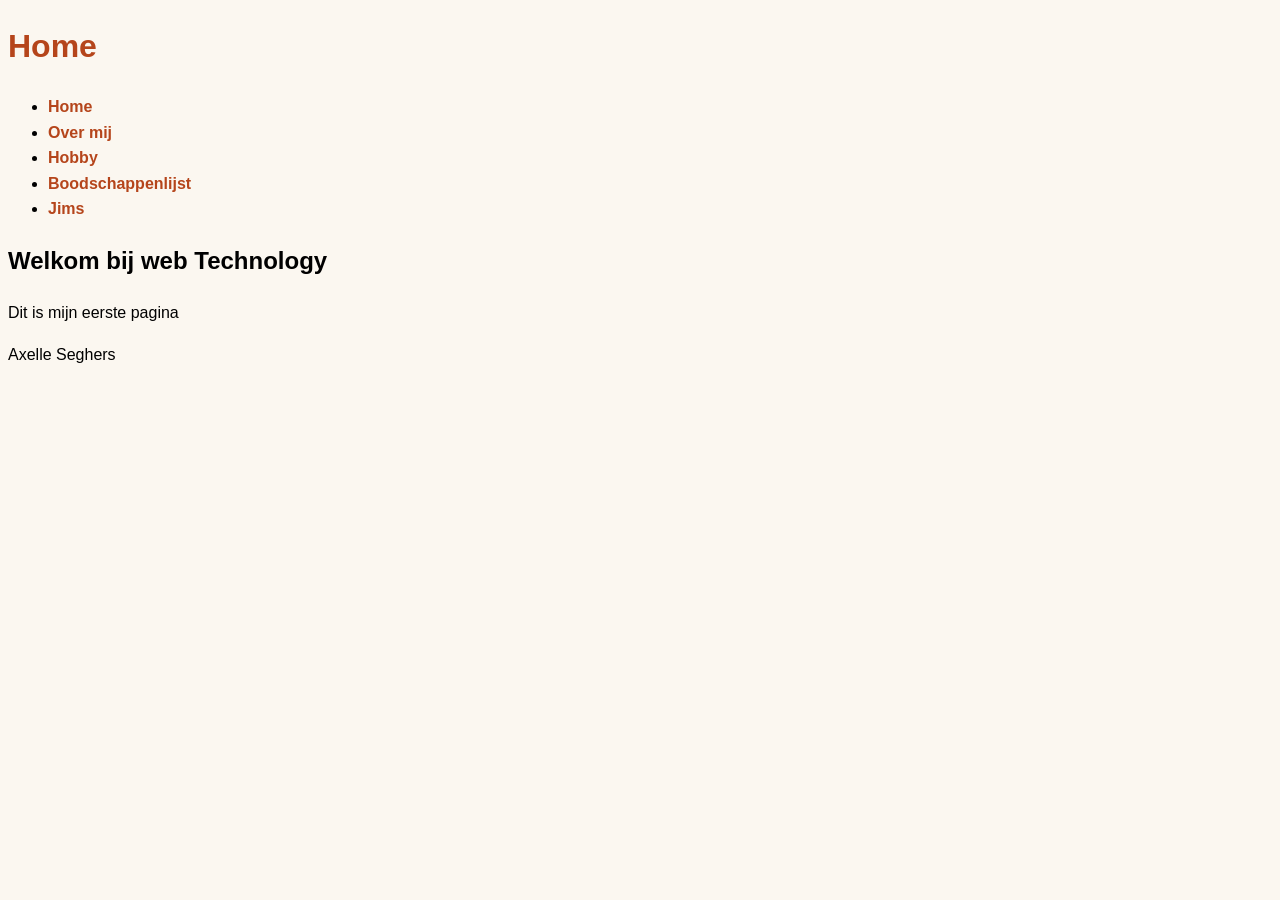
<file: Labo_01 copy/Index.html>
<!DOCTYPE html>
<html lang="en">
<head>
    <meta charset="UTF-8">
    <meta name="viewport" content="width=device-width, initial-scale=1.0">
     <link rel="stylesheet" href="css/stijl.css">
    <title>Mijn eerste pagina</title>
</head>
<body>
    <header>
        <h1>Home</h1>
        <nav>
            <ul>
                <li><a href = "index.html">Home</a></li>
                <li><a href = "Over-mij.html">Over mij</a></li>
                <li><a href = "Hobby.html">Hobby</a></li>
                <li><a href = "Boodschappenlijst.html">Boodschappenlijst</a></li>
                <li><a href = "https://www.jims.be/nl/meer-voor-minder?gad_source=1&gad_campaignid=21644997484&gbraid=0AAAAACw6AZXss9E9YN7Ri8sL48O4b6p5v&gclid=Cj0KCQjwlNPVBhCMARIsAPZ5RqhbOzl7s6rRGFElLsTZWoZAWKUm0b1yCaBAw9wY-LL_jHIlu6UynAQaAlzNEALw_wcB">Jims</a></li>
            </ul>
        </nav>
    </header>
    <h2>Welkom bij web Technology</h2>
    <p>Dit is mijn eerste pagina</p>
     <footer>
        Axelle Seghers
    </footer>
</body>
</html>
</file>
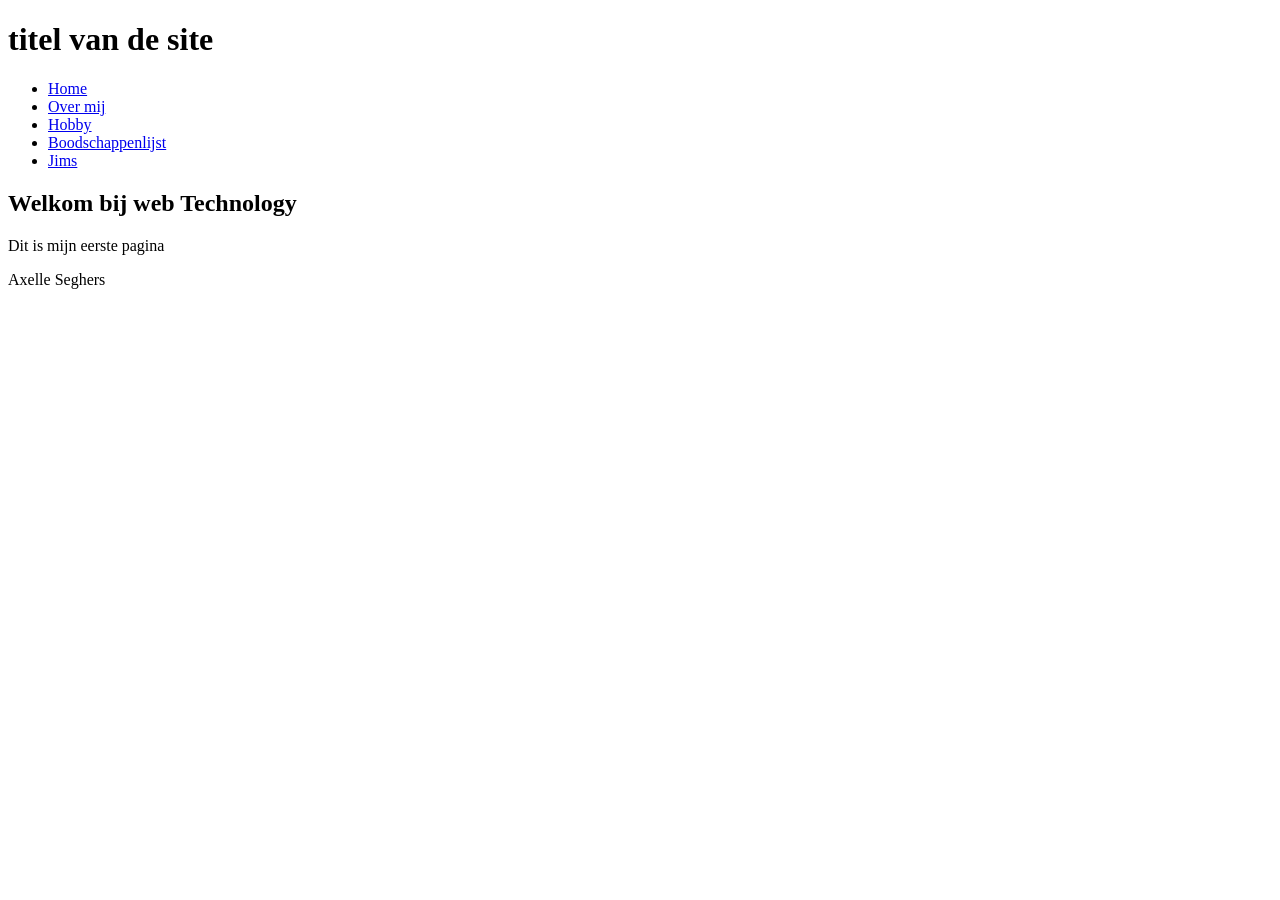
<file: Labo_01/Index.html>
<!DOCTYPE html>
<html lang="en">
<head>
    <meta charset="UTF-8">
    <meta name="viewport" content="width=device-width, initial-scale=1.0">
    <title>Mijn eerste pagina</title>
</head>
<body>
    <header>
        <h1>titel van de site</h1>
        <nav>
            <ul>
                <li><a href = "index.html">Home</a></li>
                <li><a href = "Over-mij.html">Over mij</a></li>
                <li><a href = "Hobby.html">Hobby</a></li>
                <li><a href = "Boodschappenlijst.html">Boodschappenlijst</a></li>
                <li><a href = "https://www.jims.be/nl/meer-voor-minder?gad_source=1&gad_campaignid=21644997484&gbraid=0AAAAACw6AZXss9E9YN7Ri8sL48O4b6p5v&gclid=Cj0KCQjwlNPVBhCMARIsAPZ5RqhbOzl7s6rRGFElLsTZWoZAWKUm0b1yCaBAw9wY-LL_jHIlu6UynAQaAlzNEALw_wcB">Jims</a></li>
            </ul>
        </nav>
    </header>
    <h2>Welkom bij web Technology</h2>
    <p>Dit is mijn eerste pagina</p>
     <footer>
        Axelle Seghers
    </footer>
</body>
</html>
</file>
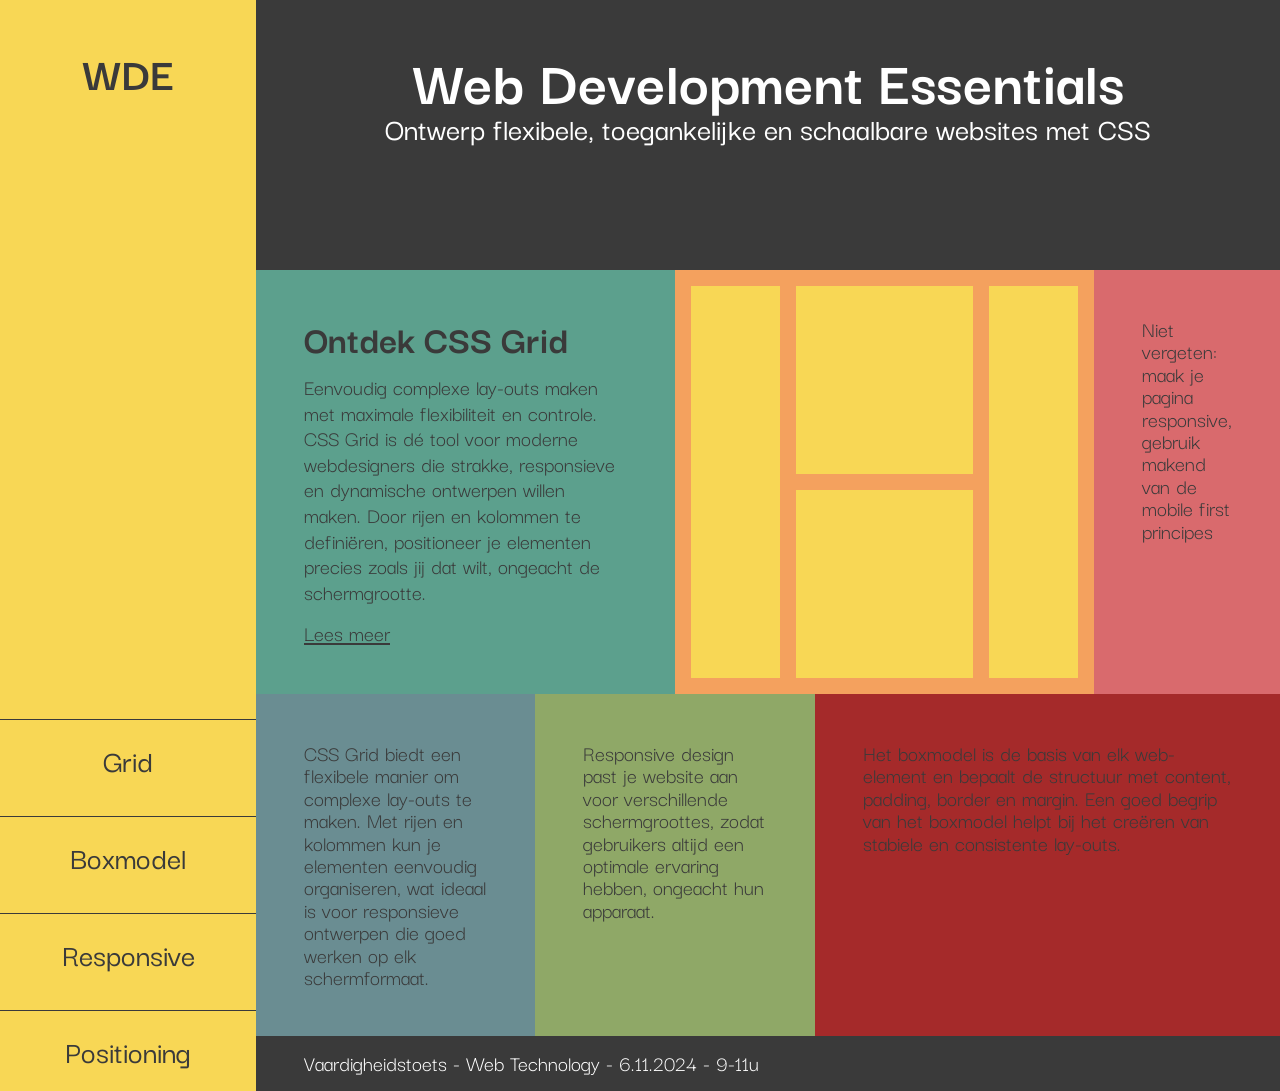
<file: Examenvoorbeeld2/opdracht/index.html>
<!DOCTYPE html>
<html lang="en">
<head>
	<meta charset="UTF-8">
	<meta http-equiv="X-UA-Compatible" content="IE=edge">
	<meta name="viewport" content="width=device-width, initial-scale=1.0">
	<link rel="stylesheet" href="reset.css">
    <link rel="preconnect" href="https://fonts.googleapis.com">
    <link rel="preconnect" href="https://fonts.gstatic.com" crossorigin>
    <link href="https://fonts.googleapis.com/css2?family=Darker+Grotesque:wght@400;500;600&display=swap" rel="stylesheet">
	<link rel="stylesheet" href="stijl.css">
	<title>Template-bestand</title>
</head>
<body>
        <header>
            <h1>WDE</h1>
            <nav>
                <ul>
                    <li><a href="#">Grid</a></li>
                    <li><a href="#">Boxmodel</a></li>
                    <li><a href="#">Responsive</a></li>
                    <li><a href="#">Positioning</a></li>
                </ul>
            </nav>
        </header>
        <main>
            <h2>Web Development Essentials<span>Ontwerp flexibele, toegankelijke en schaalbare websites met CSS</span></h2>
            <section>
                <h3>Ontdek CSS Grid</h3>
                <p>Eenvoudig complexe lay-outs maken met maximale flexibiliteit en controle. CSS Grid is dé tool voor moderne webdesigners die strakke, responsieve en dynamische ontwerpen willen maken. Door rijen en kolommen te definiëren, positioneer je elementen precies zoals jij dat wilt, ongeacht de schermgrootte. <a href="#">Lees meer</a></p>
            </section>
            <ul>
                <li>Begrijp het boxmodel</li>
                <li>Bouw stabiele lay-outs met precisie voor een optimale gebruikerservaring</li>
                <li>Optimaliseer margins, padding en borders voor consistentie</li>
                <li><a href="#">Lees meer</a></li>
            </ul>
            <h4>Niet vergeten: maak je pagina responsive, gebruik makend van de mobile first principes</h4>
            <p>CSS Grid biedt een flexibele manier om complexe lay-outs te maken. Met rijen en kolommen kun je elementen eenvoudig organiseren, wat ideaal is voor responsieve ontwerpen die goed werken op elk schermformaat.</p>
            <p>Responsive design past je website aan voor verschillende schermgroottes, zodat gebruikers altijd een optimale ervaring hebben, ongeacht hun apparaat.</p>
            <p>Het boxmodel is de basis van elk web-element en bepaalt de structuur met content, padding, border en margin. Een goed begrip van het boxmodel helpt bij het creëren van stabiele en consistente lay-outs.</p>
        </main>
        <footer><p>Vaardigheidstoets - Web Technology - 6.11.2024 - 9-11u</p></footer>
</body>
</html>
</file>
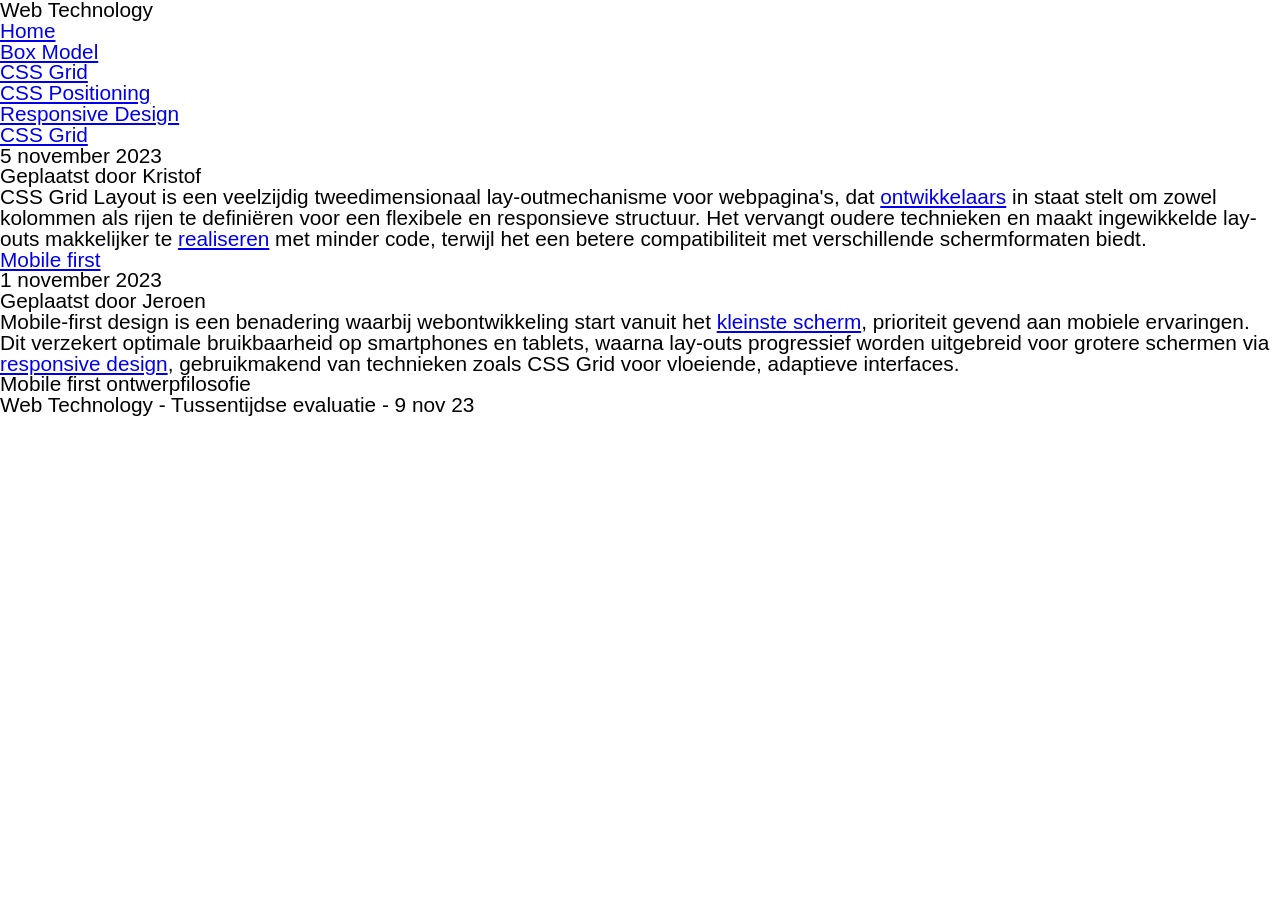
<file: Examenvoorbeeld3/opdracht/index.html>
<!DOCTYPE html>
<html lang="en">
<head>
	<meta charset="UTF-8">
	<meta http-equiv="X-UA-Compatible" content="IE=edge">
	<meta name="viewport" content="width=device-width, initial-scale=1.0">
	<link rel="stylesheet" href="reset.css">
	<link rel="stylesheet" href="stijl.css">
	<title>Web Technology - Tussentijdse test - 9 november 2023</title>
</head>
<body>
    <header>
        <h3><span></span><span></span><span></span></h3>
        <h1>Web Technology</h1>
        <nav>
            <ul>
                <li>
                    <a href="#" class="geselecteerd">Home</a>
                </li>
                <li>
                    <a href="#">Box Model</a>
                </li>
                <li>
                    <a href="#">CSS Grid</a>
                </li>
                <li>
                    <a href="#">CSS Positioning</a>
                </li>
                <li>
                    <a href="#">Responsive Design</a>
                </li>
            </ul>
        </nav>
    </header>
    <main>
        <article>
            <h2><a href="#">CSS Grid</a></h2>
            <h4>5 november 2023<br>Geplaatst door Kristof</h4>
            <p>CSS Grid Layout is een veelzijdig tweedimensionaal lay-outmechanisme voor webpagina's, dat <a href="#">ontwikkelaars</a> in staat stelt om zowel kolommen als rijen te definiëren voor een flexibele en responsieve structuur. Het vervangt oudere technieken en maakt ingewikkelde lay-outs makkelijker te <a href="#">realiseren</a> met minder code, terwijl het een betere compatibiliteit met verschillende schermformaten biedt.</p>
            <ul class="figuur figuur_1">
                <li></li>
                <li></li>
                <li></li>
                <li></li>
                <li></li>
            </ul>
        </article>
        <article>
            <h2><a href="#"> Mobile first</a></h2>
            <h4>1 november 2023<br>Geplaatst door Jeroen</h4>
            <p>Mobile-first design is een benadering waarbij webontwikkeling start vanuit het <a href="#">kleinste scherm</a>, prioriteit gevend aan mobiele ervaringen. Dit verzekert optimale bruikbaarheid op smartphones en tablets, waarna lay-outs progressief worden uitgebreid voor grotere schermen via <a href="#">responsive design</a>, gebruikmakend van technieken zoals CSS Grid voor vloeiende, adaptieve interfaces.</p>
            <div class="figuur figuur_2">
                <h3>Mobile first ontwerpfilosofie</h3>
                <p></p>
                <p></p>
            </div>
        </article>
    </main>
    <footer>
        <p>Web Technology - Tussentijdse evaluatie - 9 nov 23</p>
    </footer>
</body>
</html>
</file>
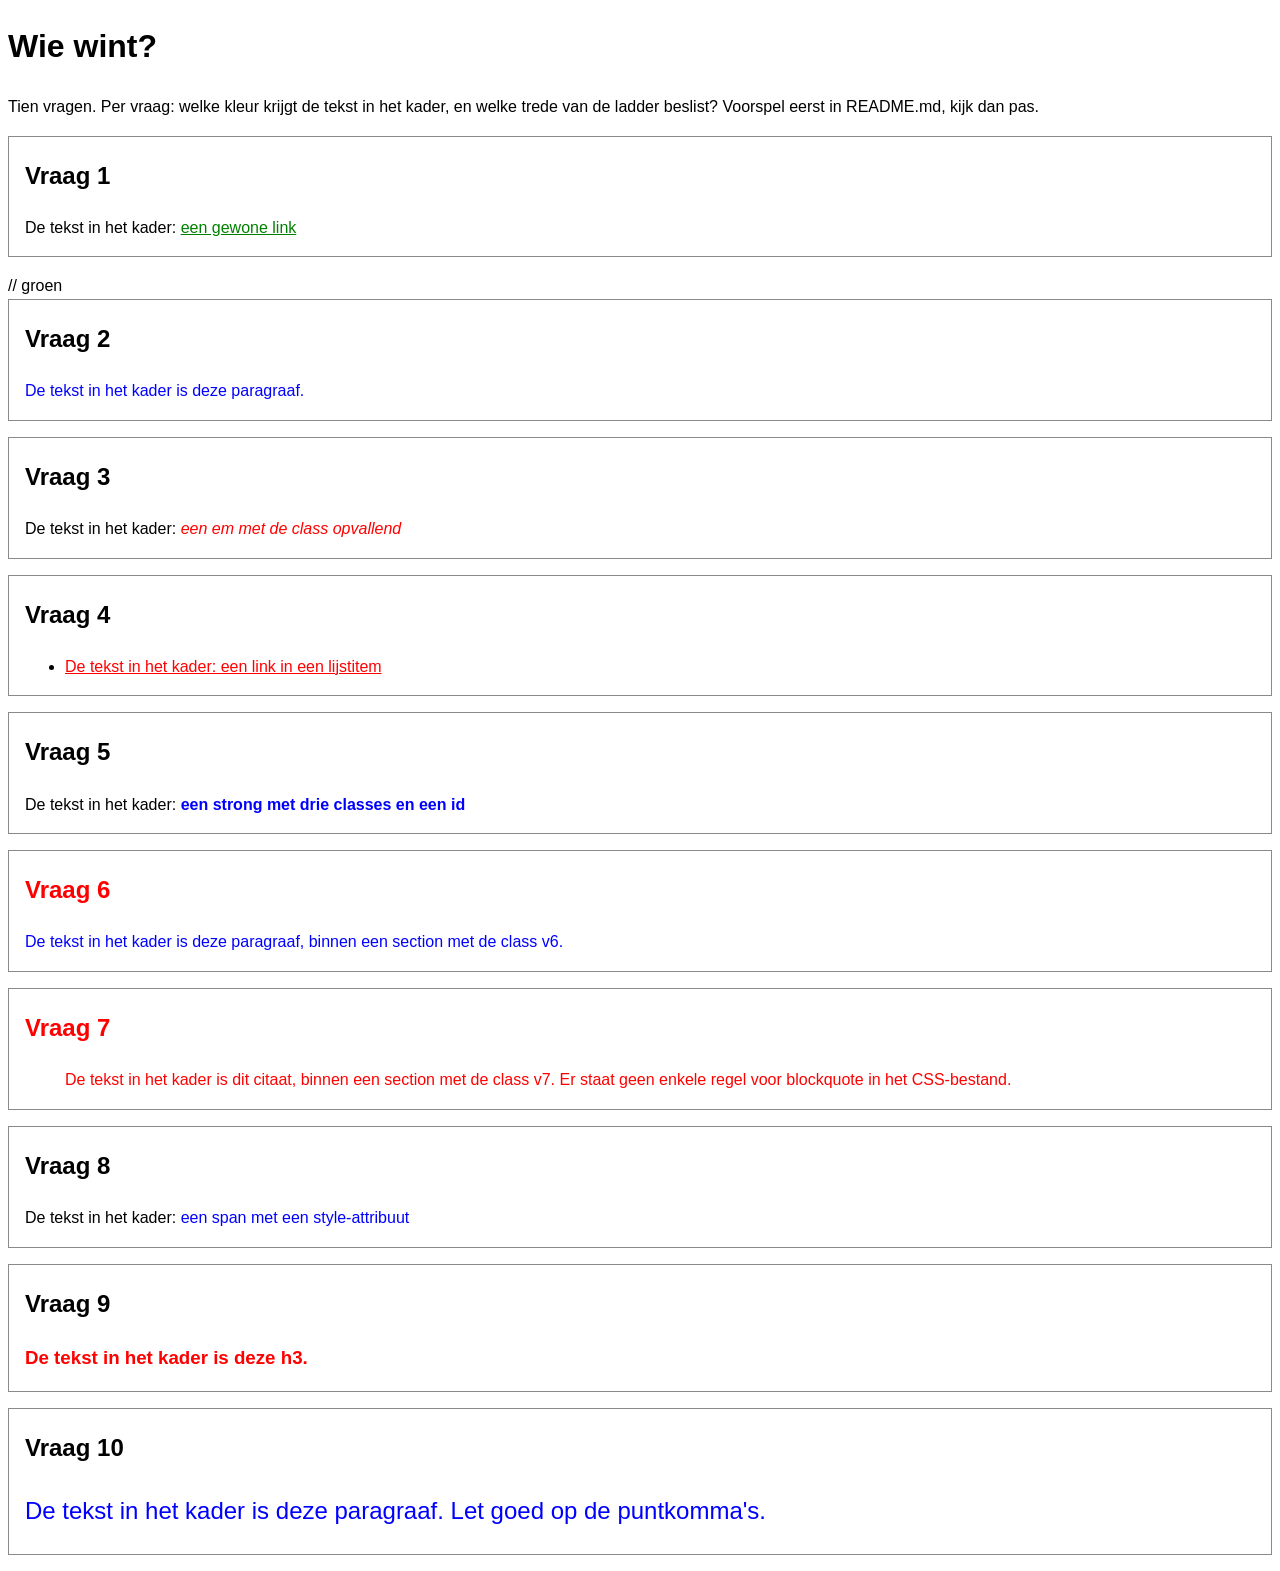
<file: labo-02/cascade/index.html>
<!-- index.html - oefening 3: voorspel, dan kijk. Wijzig dit bestand niet. -->
<!doctype html>
<html lang="nl">
  <head>
    <meta charset="utf-8">
    <meta name="viewport" content="width=device-width, initial-scale=1">
    <title>Wie wint? Tien vragen over de cascade</title>
    <link rel="stylesheet" href="css/stijl.css">
  </head>
  <body>
    <h1>Wie wint?</h1>
    <p>Tien vragen. Per vraag: welke kleur krijgt de tekst in het kader, en welke trede van de ladder beslist? Voorspel eerst in README.md, kijk dan pas.</p>

    <section class="vraag v1">
      <h2>Vraag 1</h2>
      <p>De tekst in het kader: <a href="#">een gewone link</a></p>
    </section> // groen

    <section class="vraag v2">
      <h2>Vraag 2</h2>
      <p class="v2-tekst">De tekst in het kader is deze paragraaf.</p>
    </section>

    <section class="vraag v3">
      <h2>Vraag 3</h2>
      <p>De tekst in het kader: <em class="opvallend">een em met de class opvallend</em></p>
    </section>

    <section class="vraag v4">
      <h2>Vraag 4</h2>
      <ul>
        <li><a href="#">De tekst in het kader: een link in een lijstitem</a></li>
      </ul>
    </section>

    <section class="vraag v5">
      <h2>Vraag 5</h2>
      <p>De tekst in het kader: <strong class="een twee drie" id="v5-tekst">een strong met drie classes en een id</strong></p>
    </section>

    <section class="vraag v6">
      <h2>Vraag 6</h2>
      <p class="v6-tekst">De tekst in het kader is deze paragraaf, binnen een section met de class v6.</p>
    </section>

    <section class="vraag v7">
      <h2>Vraag 7</h2>
      <blockquote>De tekst in het kader is dit citaat, binnen een section met de class v7. Er staat geen enkele regel voor blockquote in het CSS-bestand.</blockquote>
    </section>

    <section class="vraag v8">
      <h2>Vraag 8</h2>
      <p>De tekst in het kader: <span class="v8-tekst" style="color: blue">een span met een style-attribuut</span></p>
    </section>

    <section class="vraag v9">
      <h2>Vraag 9</h2>
      <h3 class="v9-tekst">De tekst in het kader is deze h3.</h3>
    </section>

    <section class="vraag v10">
      <h2>Vraag 10</h2>
      <p class="v10-tekst">De tekst in het kader is deze paragraaf. Let goed op de puntkomma's.</p>
    </section>
  </body>
</html>
</file>
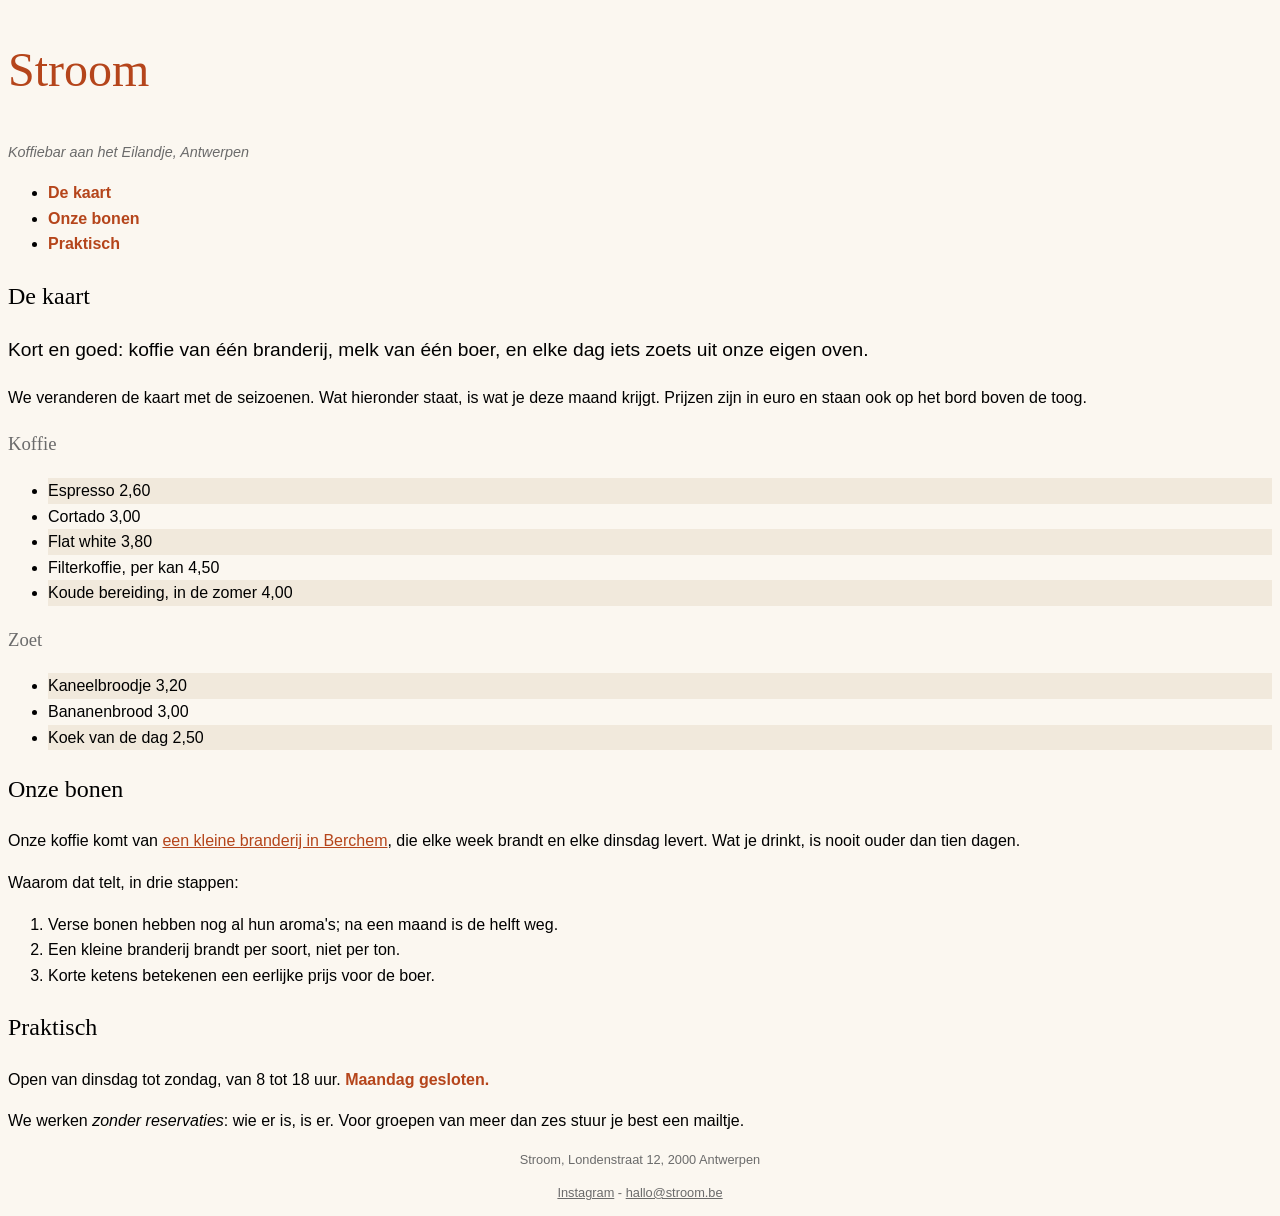
<file: labo-02/nabouw/index.html>
<!-- index.html - nabouw labo 2. Dit bestand mag je NIET wijzigen: geen class erbij, geen element verplaatst, geen style-attribuut. Jij schrijft css/stijl.css. -->
<!--
  Wat het screenshot niet kan tonen (hover en focus):
  - links in de navigatie: accentkleur, vet, geen onderstreping;
    bij hover en focus: inktkleur en onderstreept
  - links in main: accentkleur, onderstreept;
    bij hover en focus: papierkleur op een achtergrond in de accentkleur
  - links in de footer: gedempte kleur; bij hover en focus: accentkleur
-->
<!doctype html>
<html lang="nl">
  <head>
    <meta charset="utf-8">
    <meta name="viewport" content="width=device-width, initial-scale=1">
    <title>Stroom - koffiebar aan het Eilandje</title>
    <link rel="stylesheet" href="css/stijl.css">
  </head>
  <body>
    <header>
      <h1>Stroom</h1>
      <p class="slogan">Koffiebar aan het Eilandje, Antwerpen</p>
      <nav>
        <ul>
          <li><a href="#kaart">De kaart</a></li>
          <li><a href="#bonen">Onze bonen</a></li>
          <li><a href="#praktisch">Praktisch</a></li>
        </ul>
      </nav>
    </header>

    <main>
      <article>
        <h2 id="kaart">De kaart</h2>
        <p class="intro">Kort en goed: koffie van één branderij, melk van één boer, en elke dag iets zoets uit onze eigen oven.</p>
        <p>We veranderen de kaart met de seizoenen. Wat hieronder staat, is wat je deze maand krijgt. Prijzen zijn in euro en staan ook op het bord boven de toog.</p>

        <h3>Koffie</h3>
        <ul class="kaart">
          <li>Espresso <span class="prijs">2,60</span></li>
          <li>Cortado <span class="prijs">3,00</span></li>
          <li>Flat white <span class="prijs">3,80</span></li>
          <li>Filterkoffie, per kan <span class="prijs">4,50</span></li>
          <li>Koude bereiding, in de zomer <span class="prijs">4,00</span></li>
        </ul>

        <h3>Zoet</h3>
        <ul class="kaart">
          <li>Kaneelbroodje <span class="prijs">3,20</span></li>
          <li>Bananenbrood <span class="prijs">3,00</span></li>
          <li>Koek van de dag <span class="prijs">2,50</span></li>
        </ul>

        <h2 id="bonen">Onze bonen</h2>
        <p>Onze koffie komt van <a href="https://www.example.be">een kleine branderij in Berchem</a>, die elke week brandt en elke dinsdag levert. Wat je drinkt, is nooit ouder dan tien dagen.</p>
        <p>Waarom dat telt, in drie stappen:</p>
        <ol>
          <li>Verse bonen hebben nog al hun aroma's; na een maand is de helft weg.</li>
          <li>Een kleine branderij brandt per soort, niet per ton.</li>
          <li>Korte ketens betekenen een eerlijke prijs voor de boer.</li>
        </ol>

        <h2 id="praktisch">Praktisch</h2>
        <p>Open van dinsdag tot zondag, van 8 tot 18 uur. <strong>Maandag gesloten.</strong></p>
        <p>We werken <em>zonder reservaties</em>: wie er is, is er. Voor groepen van meer dan zes stuur je best een mailtje.</p>
      </article>
    </main>

    <footer>
      <p>Stroom, Londenstraat 12, 2000 Antwerpen</p>
      <p><a href="https://www.instagram.com">Instagram</a> - <a href="mailto:hallo@stroom.be">hallo@stroom.be</a></p>
    </footer>
  </body>
</html>
</file>
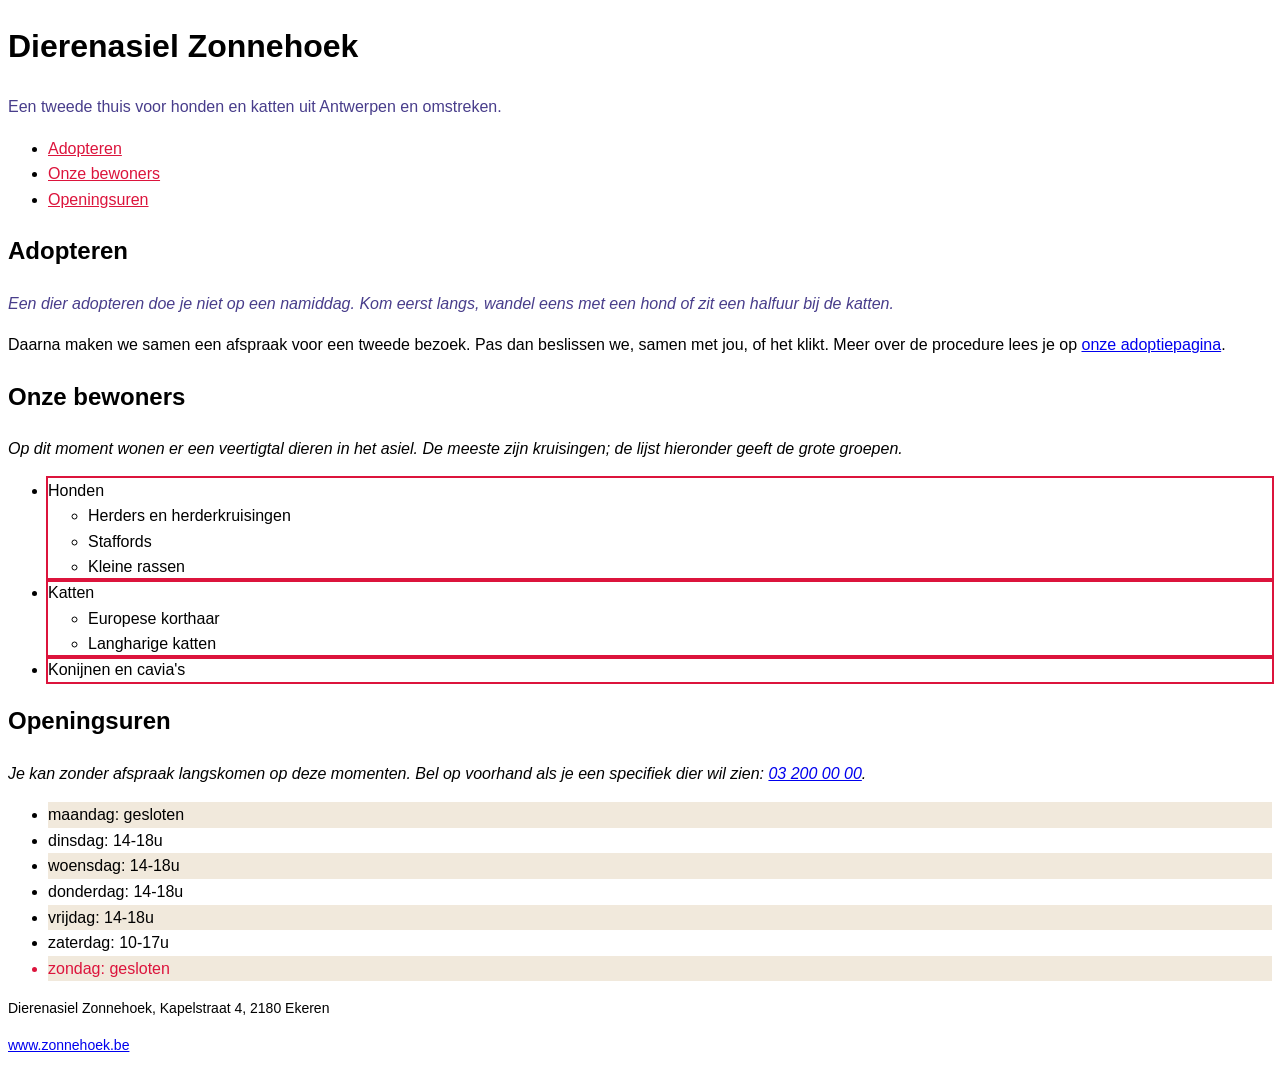
<file: labo-02/selectors/index.html>
<!-- index.html - oefening 2: selectors. Wijzig dit bestand niet; alles wat je nodig hebt, staat erin. -->
<!doctype html>
<html lang="nl">
  <head>
    <meta charset="utf-8">
    <meta name="viewport" content="width=device-width, initial-scale=1">
    <title>Dierenasiel Zonnehoek</title>
    <link rel="stylesheet" href="css/stijl.css">
  </head>
  <body>
    <header>
      <h1>Dierenasiel Zonnehoek</h1>
      <p class="slogan">Een tweede thuis voor honden en katten uit Antwerpen en omstreken.</p>
      <nav>
        <ul>
          <li><a href="#adopteren">Adopteren</a></li>
          <li><a href="#rassen">Onze bewoners</a></li>
          <li><a href="#uren">Openingsuren</a></li>
        </ul>
      </nav>
    </header>

    <main>
      <article>
        <h2 id="adopteren">Adopteren</h2>
        <p class="intro">Een dier adopteren doe je niet op een namiddag. Kom eerst langs, wandel eens met een hond of zit een halfuur bij de katten.</p>
        <p>Daarna maken we samen een afspraak voor een tweede bezoek. Pas dan beslissen we, samen met jou, of het klikt. Meer over de procedure lees je op <a href="https://www.zonnehoek.be/adoptie">onze adoptiepagina</a>.</p>

        <h2 id="rassen">Onze bewoners</h2>
        <p>Op dit moment wonen er een veertigtal dieren in het asiel. De meeste zijn kruisingen; de lijst hieronder geeft de grote groepen.</p>
        <ul class="rassen">
          <li>Honden
            <ul>
              <li>Herders en herderkruisingen</li>
              <li>Staffords</li>
              <li>Kleine rassen</li>
            </ul>
          </li>
          <li>Katten
            <ul>
              <li>Europese korthaar</li>
              <li>Langharige katten</li>
            </ul>
          </li>
          <li>Konijnen en cavia's</li>
        </ul>

        <h2 id="uren">Openingsuren</h2>
        <p>Je kan zonder afspraak langskomen op deze momenten. Bel op voorhand als je een specifiek dier wil zien: <a href="tel:+3232000000">03 200 00 00</a>.</p>
        <ul class="uren">
          <li>maandag: gesloten</li>
          <li>dinsdag: 14-18u</li>
          <li>woensdag: 14-18u</li>
          <li>donderdag: 14-18u</li>
          <li>vrijdag: 14-18u</li>
          <li>zaterdag: 10-17u</li>
          <li>zondag: gesloten</li>
        </ul>
      </article>
    </main>

    <footer>
      <p>Dierenasiel Zonnehoek, Kapelstraat 4, 2180 Ekeren</p>
      <p><a href="https://www.zonnehoek.be">www.zonnehoek.be</a></p>
    </footer>
  </body>
</html>
</file>
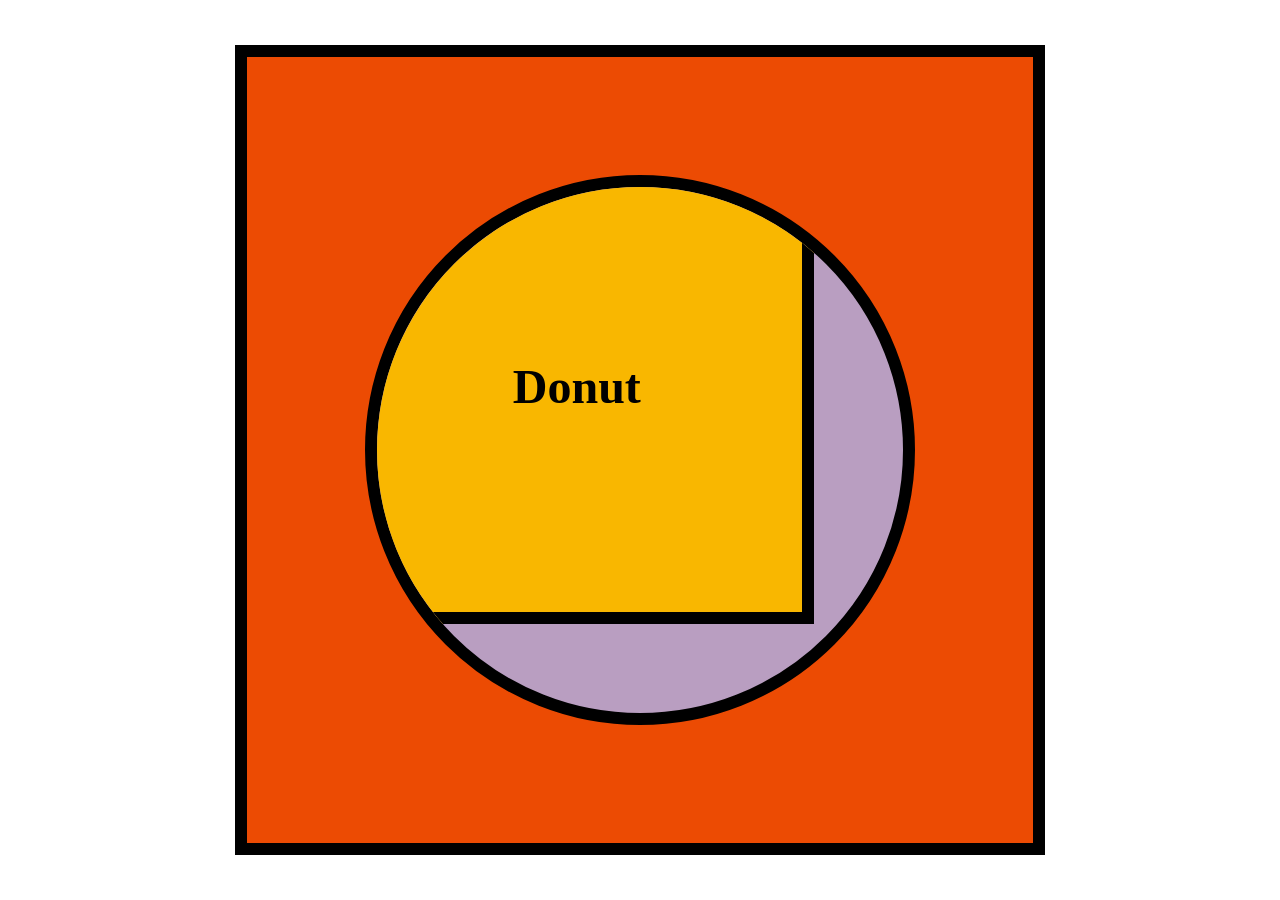
<file: labo-03/donut/index.html>
<!doctype html>
<html lang="en">
<head>
  <meta charset="utf-8">
  <meta name="viewport" content="width=device-width, initial-scale=1">
  <title>Labo 3 - Donut</title>
  <link rel="stylesheet" href="css/reset.css">
  <link rel="stylesheet" href="css/stijl.css">
</head>
<body>
  <!-- Do not change this file. Write your CSS in css/stijl.css. -->
  <main>
    <div>
      <h1>Donut</h1>
    </div>
  </main>
</body>
</html>
</file>
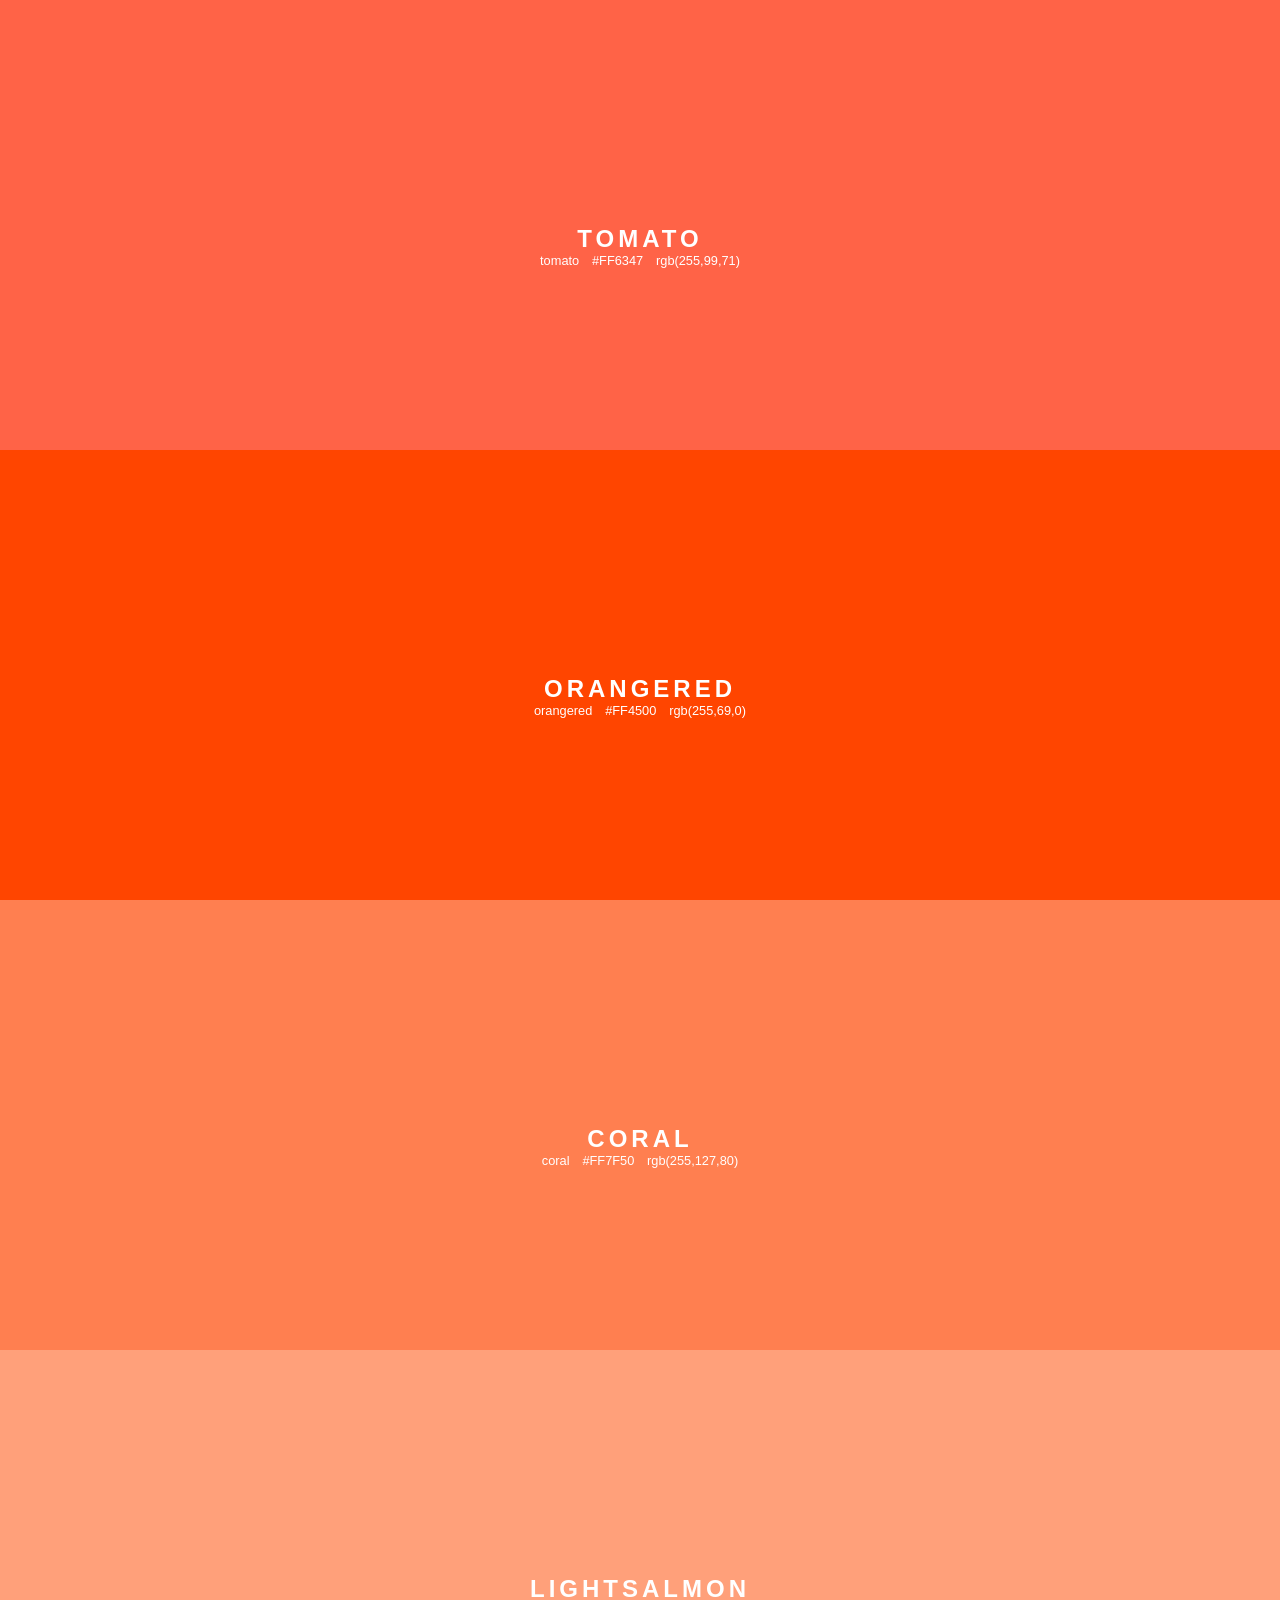
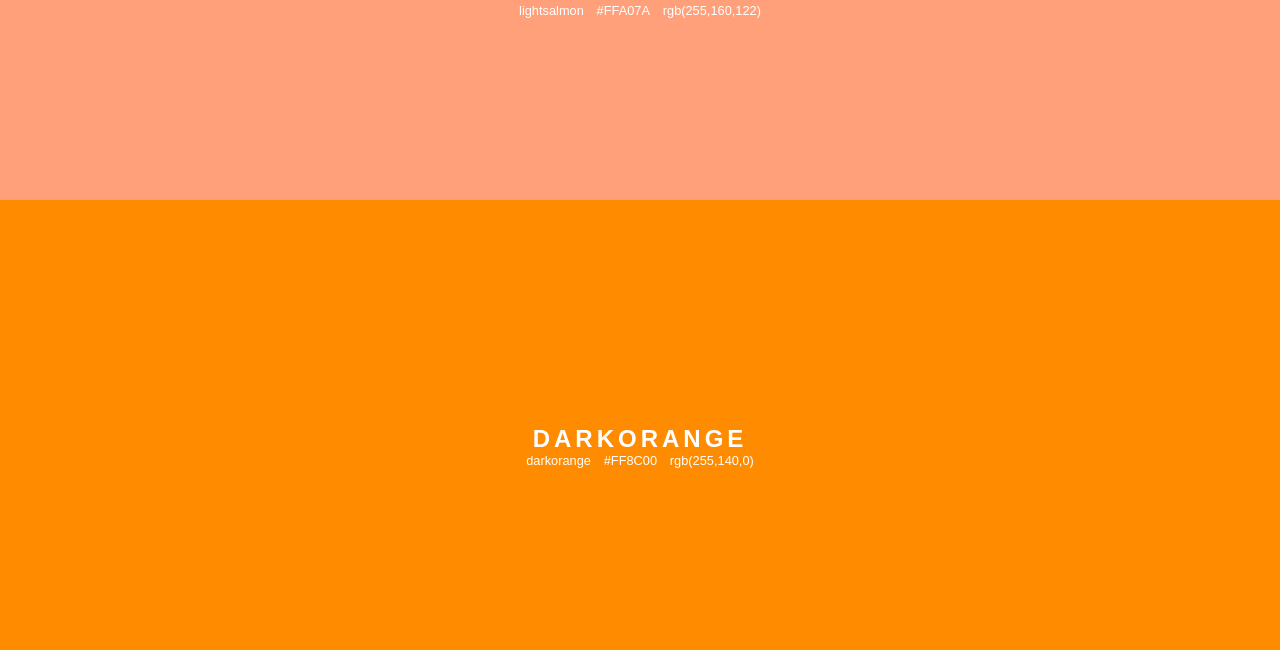
<file: labo-03/kleuren/index.html>
<!doctype html>
<html lang="en">
<head>
  <meta charset="utf-8">
  <meta name="viewport" content="width=device-width, initial-scale=1">
  <title>Labo 3 - Kleurenstalen</title>
  <link rel="stylesheet" href="css/reset.css">
  <link rel="stylesheet" href="css/stijl.css">
</head>
<body>
  <!-- Do not change this file. Write your CSS in css/stijl.css. -->
  <ul>
    <li class="tomato">
      <h2>TOMATO</h2>
      <p class="codes"><span>tomato</span> <span>#FF6347</span> <span>rgb(255,99,71)</span></p>
    </li>
    <li class="orangered">
      <h2>ORANGERED</h2>
      <p class="codes"><span>orangered</span> <span>#FF4500</span> <span>rgb(255,69,0)</span></p>
    </li>
    <li class="coral">
      <h2>CORAL</h2>
      <p class="codes"><span>coral</span> <span>#FF7F50</span> <span>rgb(255,127,80)</span></p>
    </li>
    <li class="lightsalmon">
      <h2>LIGHTSALMON</h2>
      <p class="codes"><span>lightsalmon</span> <span>#FFA07A</span> <span>rgb(255,160,122)</span></p>
    </li>
    <li class="darkorange">
      <h2>DARKORANGE</h2>
      <p class="codes"><span>darkorange</span> <span>#FF8C00</span> <span>rgb(255,140,0)</span></p>
    </li>
  </ul>
</body>
</html>
</file>
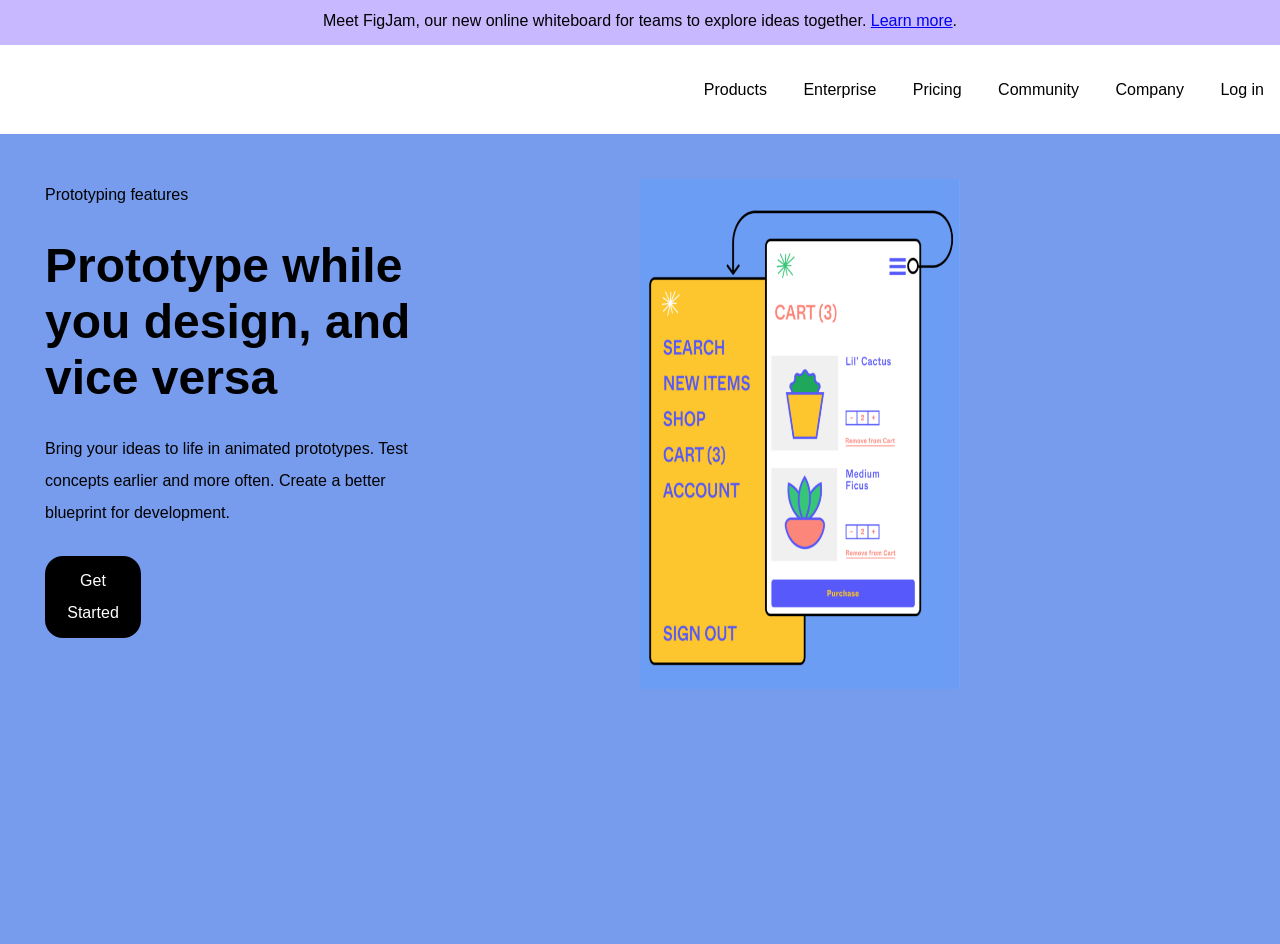
<file: labo-03/landing/index.html>
<!doctype html>
<html lang="en">
<head>
  <meta charset="utf-8">
  <meta name="viewport" content="width=device-width, initial-scale=1">
  <title>Labo 3 - Landingspagina</title>
  <link rel="stylesheet" href="css/reset.css">
  <link rel="stylesheet" href="css/stijl.css">
</head>
<body>
  <!-- Do not change this file. Write your CSS in css/stijl.css.
       Not visible in the screenshot: on :hover and :focus the links in the
       banner and in the navigation get an underline, and the button turns
       dark grey (#333333) instead of black. -->
  <div class="banner">
    <p>Meet FigJam, our new online whiteboard for teams to explore ideas together. <a href="#">Learn more</a>.</p>
  </div>
  <header>
    <nav>
      <ul>
        <li><a href="#">Products</a></li>
        <li><a href="#">Enterprise</a></li>
        <li><a href="#">Pricing</a></li>
        <li><a href="#">Community</a></li>
        <li><a href="#">Company</a></li>
        <li><a href="#">Log in</a></li>
      </ul>
    </nav>
  </header>
  <main>
    <article>
      <p class="bovenkop">Prototyping features</p>
      <h1>Prototype while you design, and vice versa</h1>
      <p>Bring your ideas to life in animated prototypes. Test concepts earlier and more often. Create a better blueprint for development.</p>
      <a href="#" class="knop">Get Started</a>
    </article><!-- no whitespace between these two tags: see syllabus 3.7 --><div class="afbeelding">
      <img src="afbeeldingen/prototype.png" alt="Prototype of a plant shop: a yellow menu panel next to a white cart screen">
    </div>
  </main>
</body>
</html>
</file>
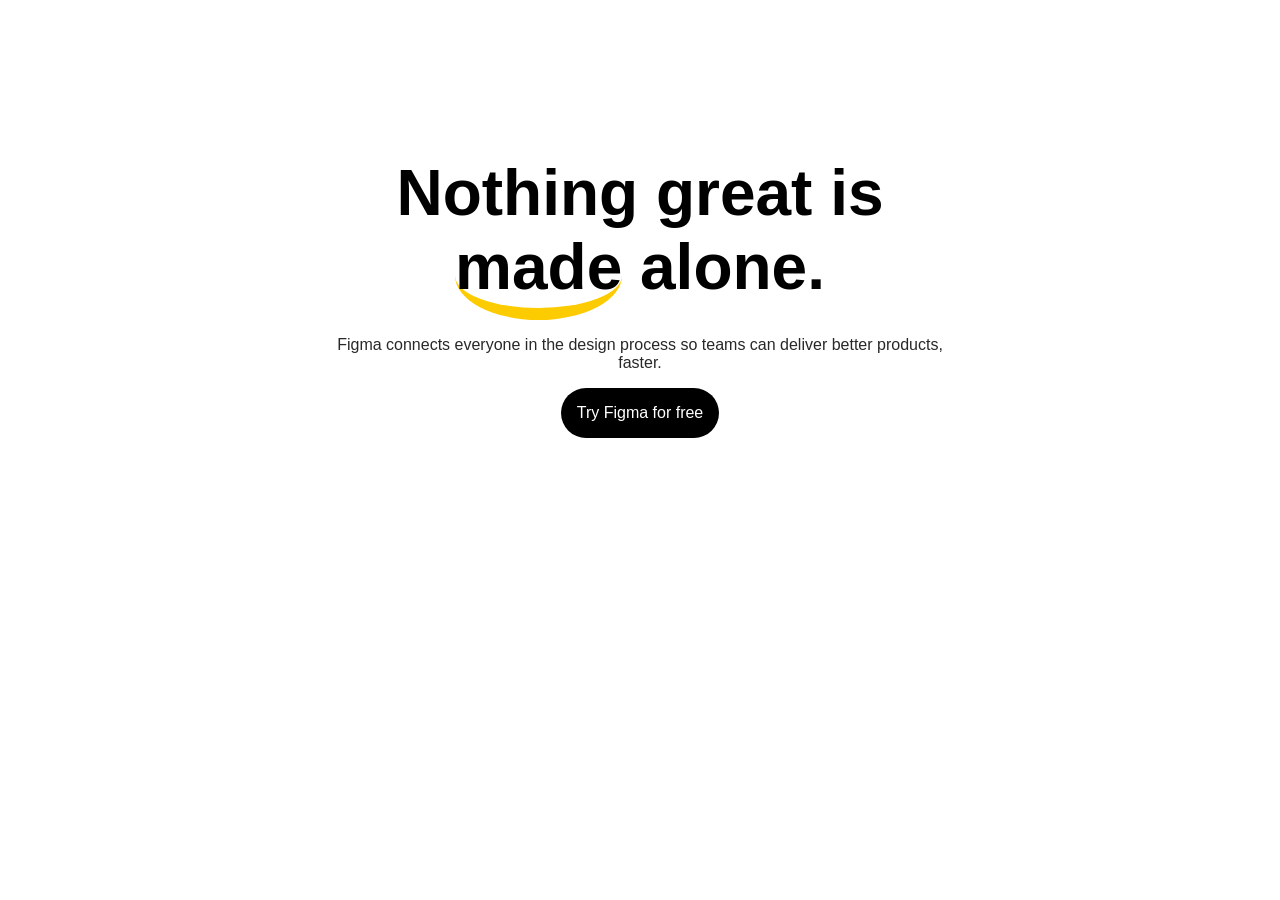
<file: labo-03/slogan/index.html>
<!doctype html>
<html lang="en">
<head>
  <meta charset="utf-8">
  <meta name="viewport" content="width=device-width, initial-scale=1">
  <title>Labo 3 - Slogan</title>
  <link rel="stylesheet" href="css/reset.css">
  <link rel="stylesheet" href="css/stijl.css">
</head>
<body>
  <!-- Do not change this file. Write your CSS in css/stijl.css.
       Not visible in the screenshot: on :hover and :focus the button turns
       dark grey (#333333) instead of black. -->
  <h2>Nothing great is <span>made</span> alone.</h2>
  <p>Figma connects everyone in the design process so teams can deliver better products, faster.</p>
  <a href="https://www.figma.com">Try Figma for free</a>
</body>
</html>
</file>
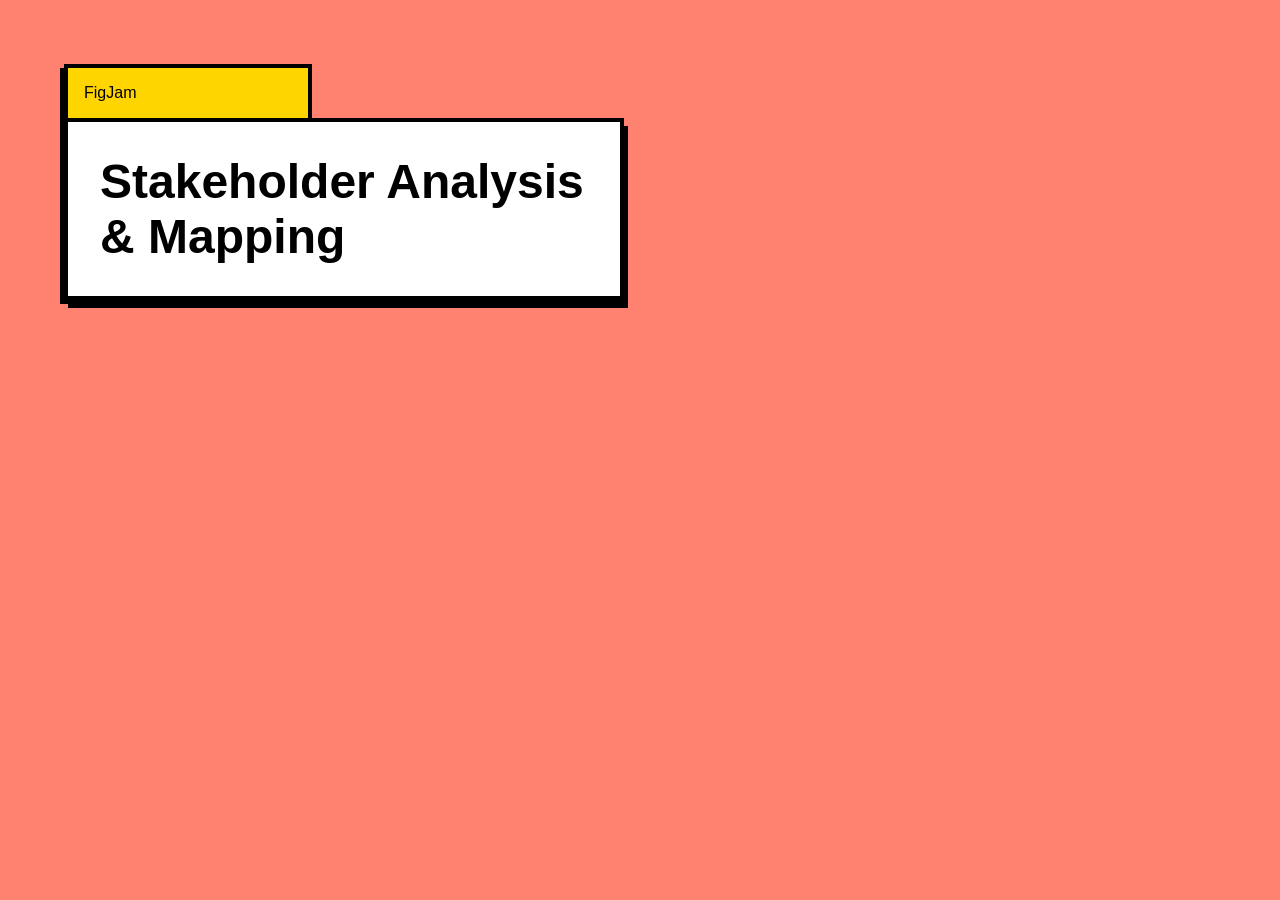
<file: labo-03/tabblad/index.html>
<!doctype html>
<html lang="en">
<head>
  <meta charset="utf-8">
  <meta name="viewport" content="width=device-width, initial-scale=1">
  <title>Labo 3 - Tabblad</title>
  <link rel="stylesheet" href="css/reset.css">
  <link rel="stylesheet" href="css/stijl.css">
</head>
<body>
  <!-- Do not change this file. Write your CSS in css/stijl.css. -->
  <h1>FigJam</h1>
  <h2>Stakeholder Analysis &amp; Mapping</h2>
</body>
</html>
</file>
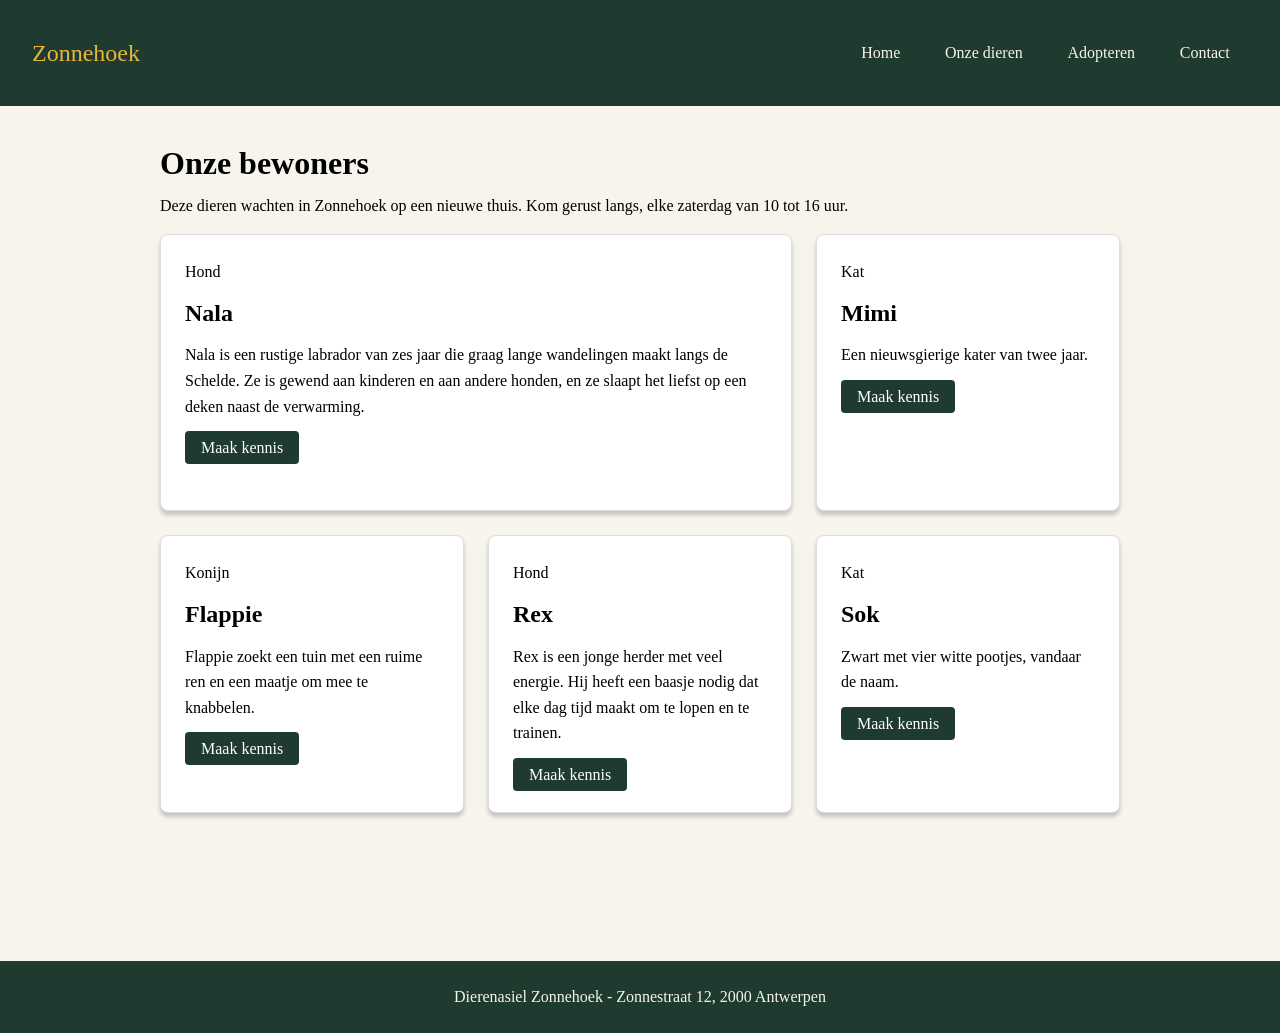
<file: labo-04/dierenasiel/index.html>
<!doctype html>
<html lang="nl">
<head>
  <meta charset="utf-8">
  <meta name="viewport" content="width=device-width, initial-scale=1">
  <title>Labo 4 - Dierenasiel Zonnehoek</title>
  <link rel="stylesheet" href="css/reset.css">
  <link rel="stylesheet" href="css/stijl.css">
</head>
<body>
  <!-- Do not change this file. Write your CSS in css/stijl.css.
       Not visible in the screenshot: on :hover and :focus the links in the
       navigation get an underline, and a button turns dark (#2b2b2b). -->
  <header>
    <a class="logo" href="index.html">Zonnehoek</a>
    <nav>
      <ul>
        <li><a href="index.html">Home</a></li>
        <li><a href="dieren.html" class="actief">Onze dieren</a></li>
        <li><a href="adopteren.html">Adopteren</a></li>
        <li><a href="contact.html">Contact</a></li>
      </ul>
    </nav>
  </header>
  <main>
    <h1>Onze bewoners</h1>
    <p class="intro">Deze dieren wachten in Zonnehoek op een nieuwe thuis. Kom gerust langs, elke zaterdag van 10 tot 16 uur.</p>
    <ul class="kaarten">
      <li class="kaartuitgelicht">
        <p class="soort">Hond</p>
        <h2>Nala</h2>
        <p class="beschrijving">Nala is een rustige labrador van zes jaar die graag lange wandelingen maakt langs de Schelde. Ze is gewend aan kinderen en aan andere honden, en ze slaapt het liefst op een deken naast de verwarming.</p>
        <a class="knop" href="#">Maak kennis</a>
      </li>
      <li class="kaart">
        <p class="soort">Kat</p>
        <h2>Mimi</h2>
        <p class="beschrijving">Een nieuwsgierige kater van twee jaar.</p>
        <a class="knop" href="#">Maak kennis</a>
      </li>
      <li class="kaart">
        <p class="soort">Konijn</p>
        <h2>Flappie</h2>
        <p class="beschrijving">Flappie zoekt een tuin met een ruime ren en een maatje om mee te knabbelen.</p>
        <a class="knop" href="#">Maak kennis</a>
      </li>
      <li class="kaart">
        <p class="soort">Hond</p>
        <h2>Rex</h2>
        <p class="beschrijving">Rex is een jonge herder met veel energie. Hij heeft een baasje nodig dat elke dag tijd maakt om te lopen en te trainen.</p>
        <a class="knop" href="#">Maak kennis</a>
      </li>
      <li class="kaart">
        <p class="soort">Kat</p>
        <h2>Sok</h2>
        <p class="beschrijving">Zwart met vier witte pootjes, vandaar de naam.</p>
        <a class="knop" href="#">Maak kennis</a>
      </li>
    </ul>
  </main>
  <footer>
    <p>Dierenasiel Zonnehoek - Zonnestraat 12, 2000 Antwerpen</p>
  </footer>
</body>
</html>
</file>
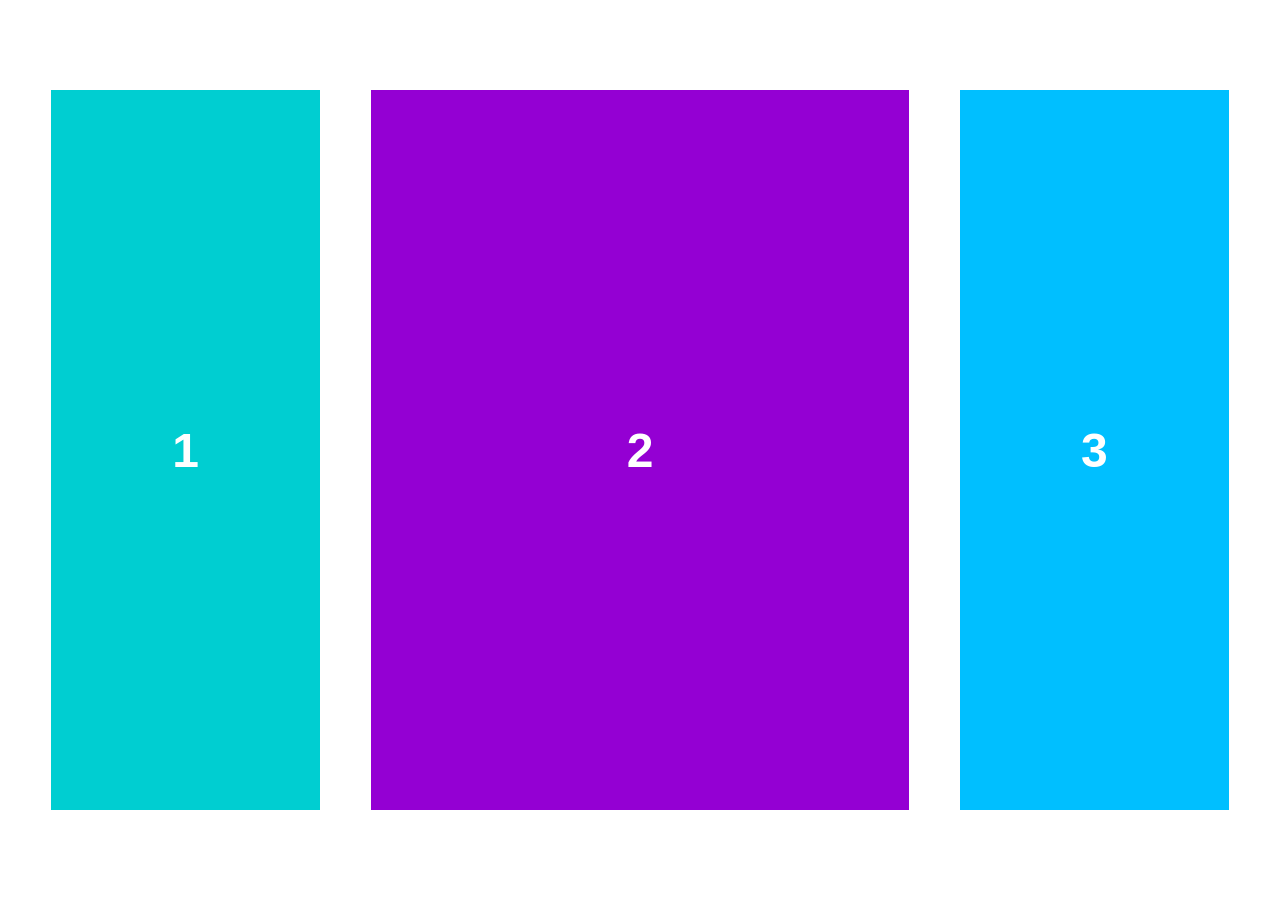
<file: labo-04/kolommen/index.html>
<!doctype html>
<html lang="nl">
<head>
  <meta charset="utf-8">
  <meta name="viewport" content="width=device-width, initial-scale=1">
  <title>Labo 4 - Drie kolommen</title>
  <link rel="stylesheet" href="css/reset.css">
  <link rel="stylesheet" href="css/stijl.css">
</head>
<body>
<!-- Do not change this file. Write your CSS in css/stijl.css. -->
  <main>
    <div>1</div>
    <div>2</div>
    <div>3</div>
  </main>
</body>
</html>
</file>
<file: Labo_01 copy/css/stijl.css>
:root{
    --color-papier:#fbf7f0 ;
    --color-inkt: #472f07;
    --color-gedempt:#6b6b6b;
    --color-accent: #b5451b;
    --color-zebra: #f1e9dc;
    --fontsize-tekst : 1rem;
    --fontfamily-ver: Verdana, Geneva, Tahoma, sans-serif;

}
body {
 background-color: var(--color-papier);
 font-family: var(--fontfamily-ver);
 line-height: 1.6;
 
}
body h1{
    color: var(--color-accent);
}

body nav ul li a{

    color: var(--color-accent);
    font-weight: 600;
    text-decoration: none;
}
nav a:hover,
nav a:focus {
  color: var(--color-inkt); 
  text-decoration: underline wavy var(--color-inkt) 2px;
}
</file>
<file: Examenvoorbeeld2/opdracht/stijl.css>
/* drie basisstijlregels om je te helpen */
:root {font-size: 100%;  /* zet je dit op 62.5%, dan is elke rem 10px waard, anders 16px */ }
html {box-sizing: border-box;}
*, *:before, *:after {box-sizing: inherit;}

/* Gebruikte kleuren
#3A3A3A (zwart voor tekst en achtergrond h2 en footer)
#F8D755 (achtergrond header en elementen binnen de main ul)
white (wit dus)
#5CA08D (achtergrond section)
#F4A15E (achtergrond main ul)
#D96A6D (achtergrond h4)
#6A8D92 (achtergrond eerste p in de main)
#8FA867 (achtergrond tweede p in de main)
patroon.jpg (achtergrond derde p in de main)
*/

/* TIP! Voor de grid van de main > ul: denk aan gebruik van "color: transparent" en "overflow: hidden" */


body {
    font-family: 'Darker Grotesque', sans-serif;
    font-weight: 400;
    font-size: 1.4rem;
    color: #3A3A3A;
    height: 100vh;
}
header{
    background-color:#F8D755;
    display: flex;
    padding: 3rem;
    color: #3A3A3A;
}
header h1{
    font-size: 3rem;
    font-weight: bold;
    justify-content: center;
    margin-bottom: auto;
}
nav{
    margin-left: auto;
    font-size: 2rem;
}
header nav ul{
    display: flex;
    gap: 1rem;
}
nav ul li a{
    text-decoration: none;
    color: #3A3A3A;
    font-weight: 500;
}
main{
    display: grid;
}
h2 span{
    display: block;
    font-size: 2rem;
    font-weight: 500;
    margin: auto;
}
h2{
    background-color: #3A3A3A;
    color: white;
    text-align: center;
    padding: 3rem;
    font-size: 4rem;
    font-weight: bold;
}
section{
    background-color: #5CA08D;
    padding: 3rem;
    color: #3A3A3A;
}
h3{
    font-size: 2.5rem;
    font-weight: bold;
    padding-bottom: 1rem;
    
}
section p{
    line-height: 1.6rem;
}
main a{
    display: block;
    padding-top: 1rem;
    color: #3A3A3A;
}
main ul{
    background-color: #F4A15E;
    padding: 3rem;
}
main ul li:nth-child(1){
    font-size: 2.5rem;
    font-weight: bold;
    padding-bottom: 1rem;
}
main ul li:nth-child(2){
   line-height: 1.6rem;
}
main ul li:nth-child(3){
   line-height: 1.6rem;
}
main ul li:nth-child(4){
   display: block;
    padding-top: 1rem;
    color: #3A3A3A;
}
h4{
    background-color: #D96A6D;
    padding: 1rem  1rem 1rem 3rem;
}
footer{
    background-color: #3A3A3A;
    color: white;
    padding: 1rem  1rem 1rem 3rem;
}
main h4 ~ p {
    display: none;
}
@media (min-width:62.5rem){
    body{
        display: grid;
        grid-template-columns: 1fr auto;
        grid-template-rows: 1fr 1fr;
    }
    header{
        display: flex;
        flex-direction: column;
        width:20vw;
        grid-column: 1/2;
        grid-row: 1/4;
        text-align: center;
        padding:0;
        padding-top: 3rem;
    }
    nav{
        margin-top: auto;
       justify-content: flex-end;
    }
    header nav ul{
        display: flex;
        flex-direction: column;
      width:20vw;
    }
    header nav ul li{
        border-top: 0.1rem solid #3A3A3A;
        padding: 1.5rem;
    }
    main{
        display: grid;
        grid-row:1/2;
        grid-template-columns: 1fr 1fr 1fr 1fr 1fr 1fr 1fr;
        grid-template-rows: 30vh auto;

    }

    main h4 ~ p {
    display:block;
    }
    main h2{
        grid-column: 1/8;
        grid-row: 1/2;
    }
    section{
        grid-column: 1/4;
        grid-row:2/3;
    }
    main ul{
        grid-column:4/7 ;
       grid-row:2/3;
       color: transparent;
        overflow: hidden;
    }
    
    main ul li a{
        color: transparent;
        overflow: hidden;
    }
    h4{
        grid-column: 7/8;
        grid-row:2/3 ;
        padding: 3rem;
    }
    main > p:nth-of-type(1){
        grid-column: 1/3;
        grid-row: 3/4;
        background-color: #6A8D92;
        padding: 3rem;
    }
    main > p:nth-of-type(2){
        grid-column: 3/5;
        grid-row: 3/4;
        background-color: #8FA867 ;
        padding: 3rem;
    }
    main > p:nth-of-type(3){
        grid-column: 5/8;
        grid-row: 3/4;
        background-color: brown;
        padding: 3rem;
    }
    footr{
        grid-row: 2/3;
        padding: 0;
    }
    main ul {
    display: grid;
    grid-template-columns: 1fr 2fr 1fr;
    grid-template-rows: 1fr 1fr;
    gap: 1rem;
    padding: 1rem;
}

main ul li {
    background-color: #F8D755;
    color: transparent;
    overflow: hidden;
}

main ul li:nth-child(1) {
    grid-column: 1/2;
    grid-row: 1/3;
}

main ul li:nth-child(2) {
    grid-column: 2/3;
    grid-row: 1/2;
}

main ul li:nth-child(3) {
    grid-column: 2/3;
    grid-row: 2/3;
}

main ul li:nth-child(4) {
    grid-column: 3/4;
    grid-row: 1/3;
}
}
</file>
<file: Examenvoorbeeld3/opdracht/stijl.css>
/* drie basisstijlregels om je te helpen */
:root {font-size: 100%;  /* zet je dit op 62.5%, dan is elke rem 10px waard, anders 16px */ }
html {box-sizing: border-box;}
*, *:before, *:after {box-sizing: inherit;}

/*
Blijf rustig. Denk goed na. Blijf niet te lang hangen bij details.
Studenten met kleurenblindheid: probeer de kleuren naar best vermogen aan te brengen. Maak je geen zorgen.
Gebruikte kleuren:
oranje / #f87f4b
roze / #fab8d3
groen / #37bb95
geel / #f0eb70
paars / #9270c4
Verder: black (zwart) en #f5f5f5 (grijs)
*/

body {
    font-family: Arial, Helvetica, sans-serif;
    font-size: 1.3rem;}
</file>
<file: labo-02/cascade/css/stijl.css>
/* stijl.css - oefening 3: voorspel, dan kijk. Wijzig dit bestand niet. */

/* Opmaak van de pagina zelf; doet niet mee in de vragen. */
body {
  font-family: Verdana, sans-serif;
  line-height: 1.6;
}

.vraag {
  border: 1px solid #8a8a89;
  padding: 0 1rem;
  margin-bottom: 1rem;
}

/* ---- vraag 1 ---- */
a {
  color: green;
}

/* ---- vraag 2 ---- */
.v2-tekst {
  color: red;
}

.v2-tekst {
  color: blue;
}

/* ---- vraag 3 ---- */
.opvallend {
  color: red;
}

em {
  color: blue;
}

/* ---- vraag 4 ---- */
.v4 > a {
  color: green;
}

.v4 a {
  color: red;
}

/* ---- vraag 5 ---- */
.een.twee.drie {
  color: red;
}

#v5-tekst {
  color: blue;
}

/* ---- vraag 6 ---- */
.v6 {
  color: red;
}

.v6-tekst {
  color: blue;
}

/* ---- vraag 7 ---- */
.v7 {
  color: red;
}

/* ---- vraag 8 ---- */
.v8-tekst {
  color: red;
}

/* ---- vraag 9 ---- */
h3 {
  color: red !important;
}

.v9-tekst {
  color: blue;
}

/* ---- vraag 10 ---- */
.v10-tekst {
  color: green;
  font-size: 1.5rem;
  color: blue;
}
</file>
<file: labo-02/nabouw/css/stijl.css>
:root{
    --color-papier:#fbf7f0 ;
    --color-inkt: #2b2b2b;
    --color-gedempt:#6b6b6b;
    --color-accent: #b5451b;
    --color-zebra: #f1e9dc;
}
body{
    background-color: var(--color-papier);
    font-family: Verdana, Geneva, Tahoma, sans-serif;
    font-size: 1rem;
    line-height: 1.6;
}

main h2, h3{
    font-weight: 200;
    font-family: Georgia, 'Times New Roman', Times, serifz;
}
main a:hover,
main a:focus {
  color: var(--color-papier); 
  background-color: var(--color-accent);
  text-decoration: none; 
}
header h1{
    font-family: Georgia, 'Times New Roman', Times, serifz;
    font-weight: 200;
    color: var(--color-accent);
    font-size: 3rem;
    
}
.slogan{
    color: var(--color-gedempt);
    font-size: 0.9rem;
    font-style: italic;
}
nav a:hover,
nav a:focus {
  color: var(--color-inkt); /* inktkleur */
  text-decoration: underline;
}
header nav ul li a{
    color: var(--color-accent);
    font-weight: 600;
    text-decoration: none;
}
.intro {
    font-size: 1.2rem;
}
article h3{
    color: var(--color-gedempt);
}
.kaart li:nth-child(odd){
    background-color: var(--color-zebra);
}
article a, strong{
    color: var(--color-accent);
}
footer p,
footer a{
    font-size: 0.8rem;
    color: var(--color-gedempt);
    text-align: center;
}
footer a:hover,
footer a:focus {
  color: var(--color-accent);
}
</file>
<file: labo-02/selectors/css/stijl.css>
/* stijl.css - oefening 2: selectors schrijven en lezen */

/* Schrijf onder elke opdracht de regel met de selector die precies die
   elementen raakt. Gebruik de declaratie die erbij staat, zodat je in de
   browser meteen ziet wat je raakte. Voeg niets toe aan index.html. */

body {
  font-family: Verdana, sans-serif;
  line-height: 1.6;
}
nav ul li a {
 color: crimson;
}
/* 1. alle links in de navigatie -> color: crimson; */

footer p{
 font-size: 0.875rem;
}
/* 2. alleen de paragrafen in de footer -> font-size: 0.875rem; */

.rassen > li{
 outline: 2px solid crimson;
}
/* 3. alleen de lijstitems van het BUITENSTE niveau in de lijst met de class
      rassen (dus niet de items van de binnenlijsten) -> outline: 2px solid crimson;
      (outline tekent een kader rond precies het element dat je raakte; de
      property zelf komt in hoofdstuk 3) */

 article h2 + p{
      font-style: italic;
 }
/* 4. de paragraaf die onmiddellijk na elke h2 komt -> font-style: italic; */

.uren li:nth-child(odd){
background-color:#f1e9dc ;
}
/* 5. elk oneven item in de lijst met openingsuren -> background-color: #f1e9dc; */

.uren li:nth-child(7){
color: crimson;
}
/* 6. het laatste item in de lijst met openingsuren -> color: crimson; */

.slogan, .intro{color:darkslateblue;}
/* 7. de slogan en de intro tegelijk, in één regel -> color: darkslateblue; */

main a:hover,
main a:focus {
background-color: yellow;
}
/* 8. elke link in main wanneer de muis erover gaat OF wanneer ze focus heeft
      -> background-color: yellow; */



/* ---- Lezen: welke elementen raken deze vijf selectors? Schrijf het antwoord
   in één zin per selector in README.md. Verander hier niets. ---- */

/* a. header nav ul li a -> navigatie links*/
/* b. article > p -> in de article de eerste paragraaf/
/* c. .uren li:nth-child(3) -> de eerste punjte in de lijsts*/
/* d. h2 ~ p  de eerste paragraven na h2*/
/* e. .rassen li:first-child  het eerste kind bij de class ras*/
</file>
<file: labo-03/donut/css/stijl.css>
/* stijl.css - labo 3, donut (reset.css is linked before this file) */

/* === tokens === */
:root {
 --kleuroranje: #ec4b03;
 --kleurpaars: #b99ec1;
 --kleurgeel:#f9b700;
 --fontfamily: georgia, sans-sarif serif;
 
}
main{
    display: block;
    margin: 5vh auto;
    height: 90vh;
    width: 90vh;
    border: 0.75rem solid black;
    background-color: var(--kleuroranje);
}
div{
    width: 70%;
    height: 70%;
    margin: 15%;
    border: 0.75rem solid black;
    border-radius: 50%;
    background-color: var(--kleurpaars);
     overflow: hidden;
}
h1{
    width: 90%;
    height: 90%;
    border: 0.75rem solid black;
    background-color: var(--kleurgeel);
    margin: -7% 0 0 -7%;
    font-weight: bold;
    font-size: 3rem;

    display: flex;
    align-items: center;
    justify-content: center;

}

/* === your rules ===
 */
</file>
<file: labo-03/kleuren/css/stijl.css>
/* stijl.css - labo 3, kleuren (reset.css is linked before this file) */

/* === tokens === */
:root {
    --font-family-arial: Arial, Helvetica, sans-serif;
    --background-color-tomato: #FF6347;
    --background-color-orangered: #FF4500 ;
    --background-color-coral: #FF7F50;
    --background-color-lightsalmon: #FFA07A;
    --background-color-darkorange: #FF8C00;
    --font-color-white: #ffffff;
 
}
body{
    text-align: center;
    font-family: var(--font-family-arial); 
}
body h2{
  display: flex;
    letter-spacing: 0.25rem;
    justify-content: center;
    
 }
.tomato{
  height: 25vh;
  width: 100%;
  padding: 25vh;
  background-color: var(--background-color-tomato);
  color:var(--font-color-white) ;
 }
 .orangered{
  height: 25vh;
  width: 100%;
  padding: 25vh;
  background-color: var(--background-color-orangered);
  color:var(--font-color-white) ;
 }
 .coral{
   height: 25vh;
   width: 100%;
   padding: 25vh;
   background-color: var(--background-color-coral);
  color:var(--font-color-white) ;
 }
 .lightsalmon{
   height: 25vh;
   width: 100%;
   padding: 25vh;
   background-color: var(--background-color-lightsalmon);
   color:var(--font-color-white) ;
 }
 .darkorange{
  height: 25vh;
  width: 100%;
  padding: 25vh;
  background-color: var(--background-color-darkorange);
  color:var(--font-color-white) ;
 }
 .codes {
  display: flex;
  gap: 1vw;
  justify-content: center;
  
}
.codes span{
  font-size: 0.80rem;
  
}
ul{
   list-style-type: none; 
   padding: 0;
   margin: 0;
}
</file>
<file: labo-03/landing/css/stijl.css>
/* stijl.css - labo 3, landing (reset.css is linked before this file) */

/* === tokens === */
:root {
--kleurbanner: #c8b8ff;
--kleurlink: #5551ff;
--kleurhero:#779cee;
--fontfamily:arial,sans-serif;

}
body{
    font-family: var(--fontfamily);
    height: 100vh;
}
div.banner{
    background:var(--kleurbanner);
    height: 5vh;
    margin: auto;
    text-align: center;
    
}
div.banner p {
    padding: 1.3vh;
}
header{
    width: 100%;
    text-align: right;
}
header nav ul li{
    display: inline-block;
    text-decoration: none;
    line-height: 1.5rem;
    margin: 1rem;
}
header nav ul li a {
    text-decoration: none;
    color: black;
    vertical-align: middle;
}
header nav ul li a:hover {
    color: orange;
    text-decoration: solid black;
}

header nav ul li a:active {
    color: var(--kleurbanner);
}
main{
    background-color: var(--kleurhero);
    height: 90%;
}
article{
    display: inline-block;
    vertical-align: top;
    width: 50%;
    height: 90%;
    margin-top: 5vh;
}
article .bovenkop,
article h1,
article a,
article p{
    display: block;
    width: 60%;
    margin-left: 5vh;
    margin-bottom: 3vh;
     line-height: 2rem;
}
article h1{
    font-size:3rem;
    line-height: 3.5rem;
    width: 70%;
}
.knop{
    padding: 1vh;
    background-color: black;
    text-decoration: none;
    width: 15%;
    border-radius: 2vh;
    color: white;
    text-align: center;
}
.knop:hover {
    background-color: orange;
    color: black;
}

.knop:active {
    background-color: peru;
    color: black;
}
img{
    display: block;
    height: 70%;
    width: 50%;
    margin-top: 5vh;
    
}
div.afbeelding{
    display: inline-block;
    width: 50%;
    height: 90%;
}

/* === your rules === */
</file>
<file: labo-03/slogan/css/stijl.css>
/* stijl.css - labo 3, slogan (reset.css is linked before this file) */

/* === tokens === */
:root {
    --tekstkleur :#282827;
    --geelkleur : #fccc00;
    --fontfamily : arial,sans-serif;
}

body{
    font-family: var(--fontfamily);
    max-width: 40rem;
    margin: 1rem auto;
    display: Block;
    padding-top: 12vh;
    text-align: center;
    
}
body h2{
    font-size: 4rem;
    margin: 2rem;

}
body p{
    color: var(--tekstkleur);
}
span{
    border-bottom: 12px solid var(--geelkleur);
     border-radius: 50%;
    padding-bottom: 5px;
}

body a{
    margin-top: 1rem;
    display: inline-block;
    padding: 1Rem;
    border-radius: 4rem;
    color:white;
    background-color: black; 
    text-decoration: none;   
}
/* === your rules === */
</file>
<file: labo-03/tabblad/css/stijl.css>
/* stijl.css - labo 3, tabblad (reset.css is linked before this file) */

/* === tokens === */
:root {
--achterbg: #ff816f;
--tabblad:#ffd500;
--kaart: #ffffff;
--fontfamily : arial , sans-sarif;
}
body{
    background-color: var(--achterbg);
    font-family: var(--fontfamily);
    margin: 4rem 0 0 4rem;;
}
body h1{
    box-sizing: border-box ;
    width :15rem;
    display: inline-block;
    font-size: 1rem;
    font-weight: 300;
    padding: 1rem 14rem 1rem 1rem;
    background-color: var(--tabblad);
    border: 0.25rem solid black;
    border-bottom: 0;
    box-shadow: -0.25rem 0.25rem black;
    
}
body h2{
    box-sizing:border-box;
    width: 35rem;
    font-size: 3rem;
    padding: 2rem;
    background-color: var(--kaart);
    border: 0.25rem solid black;
    box-shadow: -0.25rem 0.25rem black, 0.25rem 0.5rem black;

}
/*
//padding: boven rechts onder links;
 === your rules === */
</file>
<file: labo-04/dierenasiel/css/stijl.css>
/* stijl.css - labo 4, dierenasiel (reset.css is linked before this file) */

/* === tokens === */
:root {
--backgroudcolorpapier:#f7f4ec;
--colorinkt:#2b2b2b;
--colorgedempt:#6b6b6b ;
--colorbalkenknop:#1f3a2e;
--coloraccent:#e6b53c;
--fontfamilTekstyVerdana:Verdana;
--fontfamilykoppen:Georgia;

}
header{
    display: flex;
    flex-wrap: nowrap;
    align-items: center;
    padding: 1rem 2rem;
    background-color: var(--colorbalkenknop);
    font-family: var(--fontfamilTekstyVerdana);
}
.logo{
    color: var(--coloraccent);
    text-decoration: none;
    font-size: 1.5rem;
}
nav{
    width: 100vw;
    display: flex;
    justify-content: right;

}
nav ul{
    display: flex;
    gap: 0.5rem;
}
nav ul li{
   display: inline-flex;
    text-decoration: none;
    
}
nav ul li a{
   color: var(--backgroudcolorpapier);
    text-decoration: none;
    padding: 0.75rem 1.15rem; 
    border-radius: 0.5rem;
    
}
nav ul li a:hover {
    color: var(--colorbalkenknop);
    background-color: var(--coloraccent);  
}
body{
    background-color: var(--backgroudcolorpapier);
}
main{
    height: 90vh;
    width: 60rem;
    margin:0  auto;
    line-height: 1.6rem;
    margin-top: 5vh;
}
main p{
    font-family:var(--fontfamilTekstyVerdana);
    margin-bottom: 1rem;
}
main h1,h2,h3{
    margin-bottom:1rem;
    font-family:var(--fontfamilykoppen);
}
.kaarten{
    display: grid;
    grid-template-columns: repeat(3, 1fr);
    grid-template-rows: repeat(2, 1fr);
    width: 60rem;
    list-style: none;
    padding: 0;
    gap: 1.5rem;
}
.kaartuitgelicht{
     grid-column: 1/3;
     background-color: white;
     padding: 1.5rem;
     border-radius: 0.5rem;
     border: 1px solid #ddd;
    box-shadow: 0px 4px 4px rgba(0, 0, 0, 0.2);
}
.knop{
    padding: 0.5rem 1rem;
    border-radius: 0.25rem;
    background-color: var(--colorbalkenknop);
    color: white;
    text-decoration: none;
    align-content: end;
    align-self: flex-start;
}
.kaart{
     background-color: white;
     padding: 1.5rem;
     border-radius: 0.5rem;
     border: 1px solid #ddd;
    box-shadow: 0px 4px 4px rgba(0, 0, 0, 0.2);
}
footer{
    display: flex;
    justify-content: center;
    background-color: var(--colorbalkenknop);
    color:var(--backgroudcolorpapier);
    padding:3vh;
}
/* === your rules === */
</file>
<file: labo-04/kolommen/css/stijl.css>
/* stijl.css - labo 4, kolommen (reset.css is linked before this file) */

/* === tokens === */
:root {
   --backgroundcollorcoll1: darkturquoise;
   --backgroundcollorcoll2: darkviolet;
   --backgroundcollorcoll3: deepskyblue;
    --font-familyarial:arial ;
}
main{
    display: flex;
    margin:10vh 4vw;
    font-size: 3rem;
    font-family: var(--font-familyarial);
    color: white;
    font-weight: bold;
    gap:4vw;
    height: 80vh;
}
main div{

    display: flex;
    flex: 1;
    justify-content: center;
    align-items: center;
    background-color: var(--backgroundcollorcoll1);
   
}
main div:nth-child(2) {
    flex:2;
    background-color: var(--backgroundcollorcoll2);

}
main div:nth-child(3) {
    flex:1;
    background-color: var(--backgroundcollorcoll3);
   
}


/* === your rules === */
</file>
